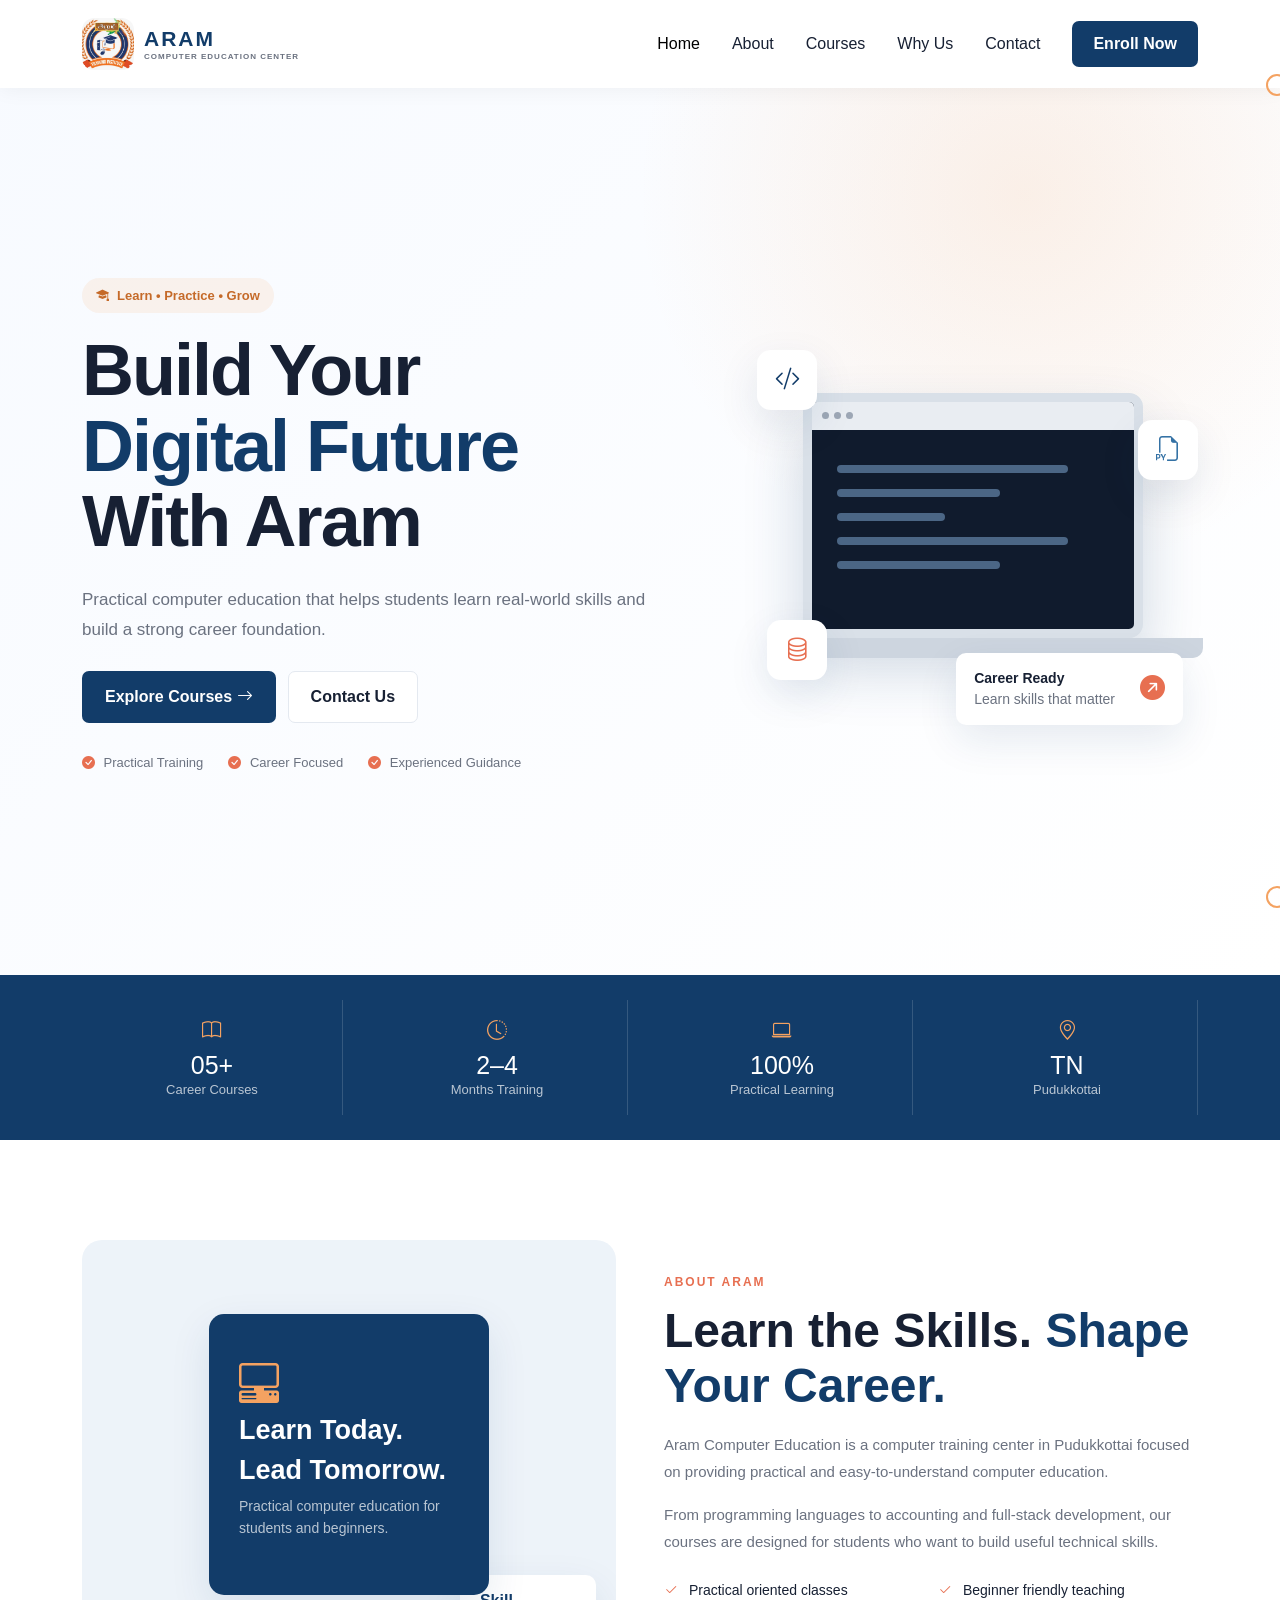
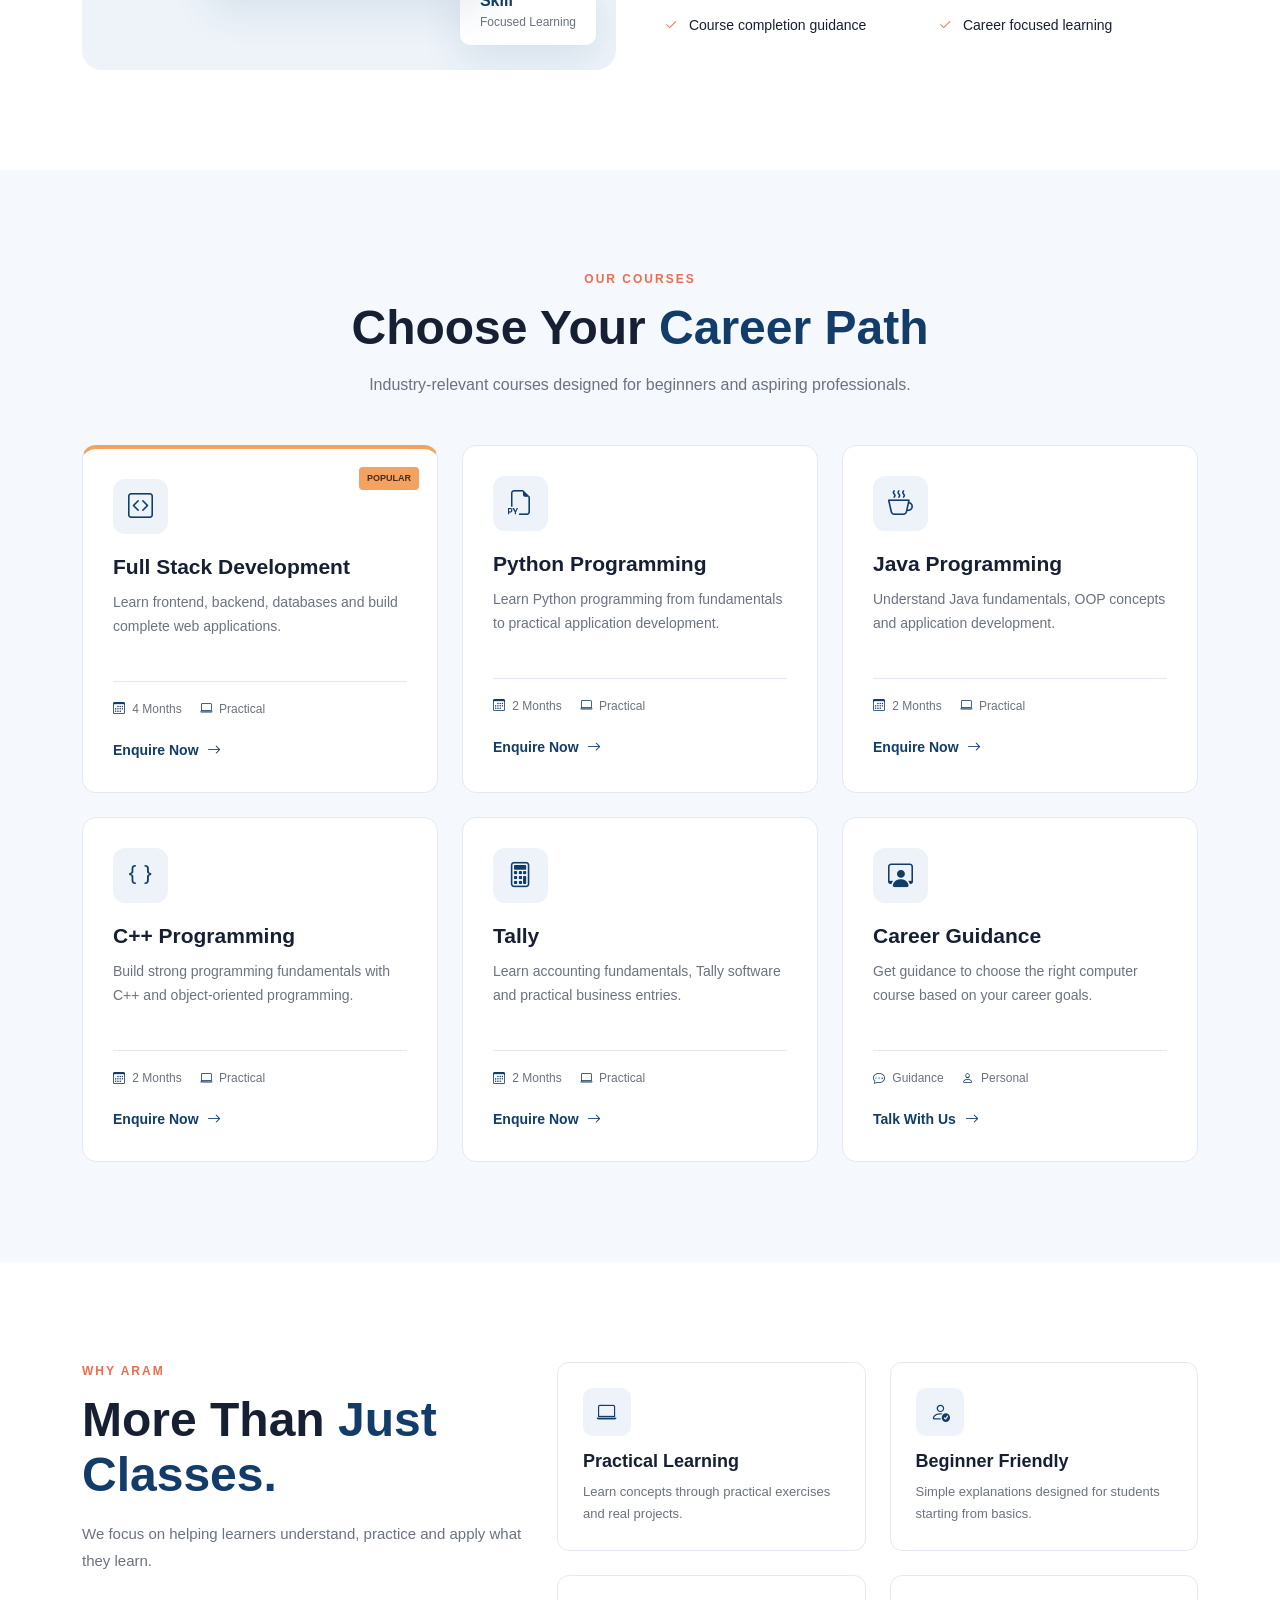
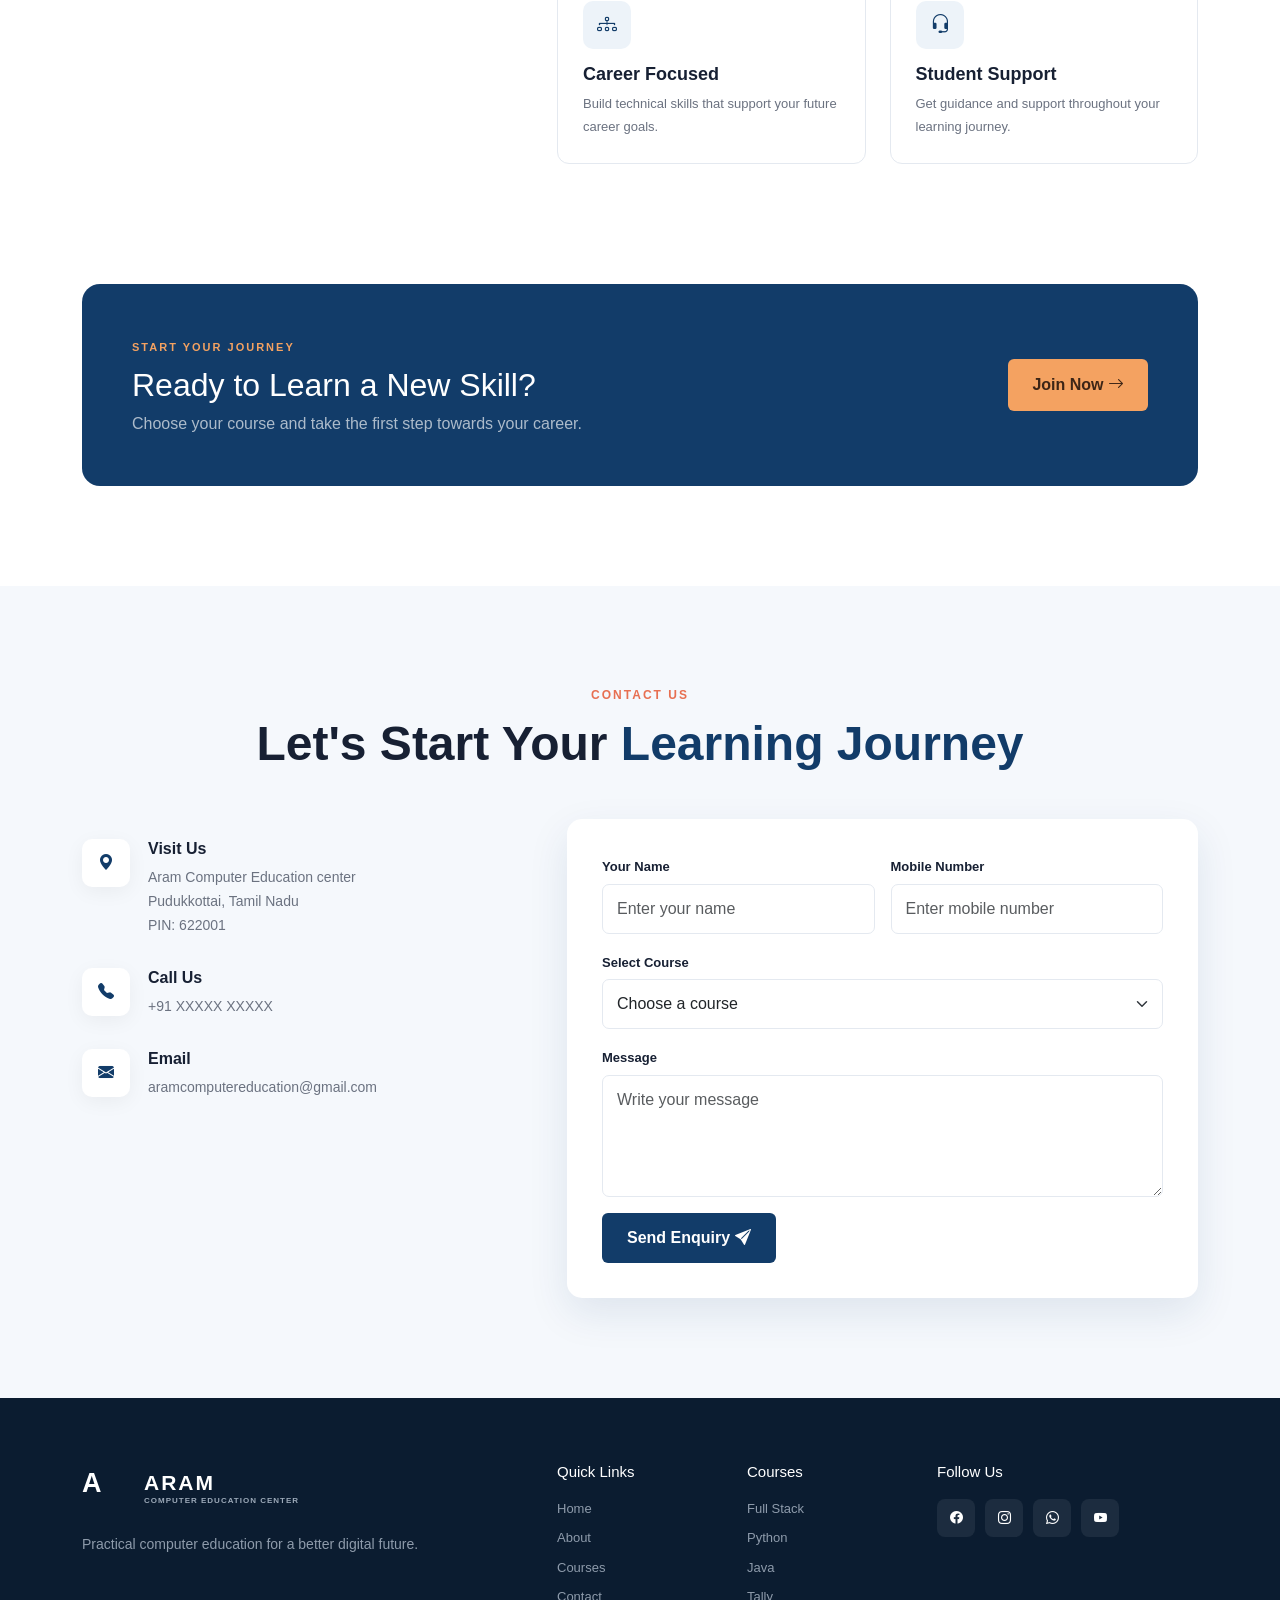
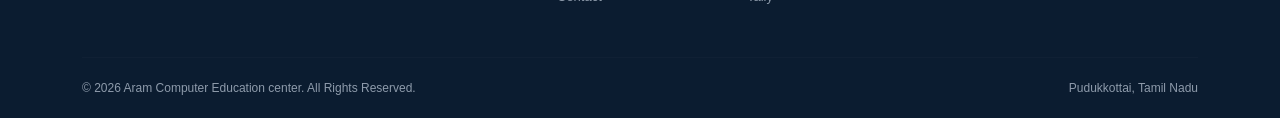
<file: index.html>
<!DOCTYPE html>
<html lang="en">
<head>
    <meta charset="UTF-8">
    <meta name="viewport" content="width=device-width, initial-scale=1.0">

    <title>Aram Computer Education Center | Computer Courses in Pudukkottai</title>

    <meta name="description"
        content="Aram Computer Education, Pudukkottai offers Full Stack Development, Python, C++, Java and Tally courses with practical training.">

    <link href="https://cdn.jsdelivr.net/npm/bootstrap@5.3.3/dist/css/bootstrap.min.css" rel="stylesheet">

    <link rel="stylesheet"
        href="https://cdn.jsdelivr.net/npm/bootstrap-icons@1.11.3/font/bootstrap-icons.min.css">

    <link rel="stylesheet" href="style.css">
    <link rel="icon" type="image/x-icon" href="images/aramlogo.jpeg">
</head>

<body>

<!-- ================= NAVBAR ================= -->

<nav class="navbar navbar-expand-lg fixed-top">
    <div class="container">

        <a class="navbar-brand" href="#home">

            <div class="brand-logo">
                <span><img src="images/aramlogo.jpeg" alt="logo"></span>
            </div>

            <div class="brand-text">
                <strong>ARAM</strong>
                <small>COMPUTER EDUCATION CENTER</small>
            </div>

        </a>

        <button class="navbar-toggler" type="button"
            data-bs-toggle="collapse"
            data-bs-target="#mainNav">

            <i class="bi bi-list"></i>

        </button>

        <div class="collapse navbar-collapse" id="mainNav">

            <ul class="navbar-nav ms-auto align-items-lg-center">

                <li class="nav-item">
                    <a class="nav-link active" href="#home">Home</a>
                </li>

                <li class="nav-item">
                    <a class="nav-link" href="#about">About</a>
                </li>

                <li class="nav-item">
                    <a class="nav-link" href="#courses">Courses</a>
                </li>

                <li class="nav-item">
                    <a class="nav-link" href="#why-us">Why Us</a>
                </li>

                <li class="nav-item">
                    <a class="nav-link" href="#contact">Contact</a>
                </li>

                <li class="nav-item ms-lg-3">
                    <a href="#contact" class="btn enroll-btn">
                        Enroll Now
                    </a>
                </li>

            </ul>

        </div>

    </div>
</nav>


<!-- ================= HERO ================= -->

<section id="home" class="hero">

    <div class="container">

        <div class="row align-items-center min-vh-100">

            <div class="col-lg-7">

                <div class="hero-badge">
                    <i class="bi bi-mortarboard-fill"></i>
                    Learn • Practice • Grow
                </div>

                <h1>
                    Build Your
                    <span>Digital Future</span>
                    With Aram
                </h1>

                <p class="hero-text">
                    Practical computer education that helps students
                    learn real-world skills and build a strong career
                    foundation.
                </p>

                <div class="hero-buttons">

                    <a href="#courses" class="btn primary-btn">
                        Explore Courses
                        <i class="bi bi-arrow-right"></i>
                    </a>

                    <a href="#contact" class="btn secondary-btn">
                        Contact Us
                    </a>

                </div>

                <div class="hero-info">

                    <div>
                        <i class="bi bi-check-circle-fill"></i>
                        Practical Training
                    </div>

                    <div>
                        <i class="bi bi-check-circle-fill"></i>
                        Career Focused
                    </div>

                    <div>
                        <i class="bi bi-check-circle-fill"></i>
                        Experienced Guidance
                    </div>

                </div>

            </div>


            <div class="col-lg-5">

                <div class="hero-card">

                    <div class="floating-icon icon-one">
                        <i class="bi bi-code-slash"></i>
                    </div>

                    <div class="floating-icon icon-two">
                        <i class="bi bi-filetype-py"></i>
                    </div>

                    <div class="floating-icon icon-three">
                        <i class="bi bi-database"></i>
                    </div>

                    <div class="computer-box">

                        <div class="screen">

                            <div class="screen-top">
                                <span></span>
                                <span></span>
                                <span></span>
                            </div>

                            <div class="code-lines">

                                <div class="line long"></div>
                                <div class="line medium"></div>
                                <div class="line short"></div>
                                <div class="line long"></div>
                                <div class="line medium"></div>

                            </div>

                        </div>

                        <div class="keyboard"></div>

                    </div>

                    <div class="hero-card-bottom">

                        <div>
                            <strong>Career Ready</strong>
                            <small>Learn skills that matter</small>
                        </div>

                        <i class="bi bi-arrow-up-right-circle-fill"></i>

                    </div>

                </div>

            </div>

        </div>

    </div>

</section>


<!-- ================= STATS ================= -->

<section class="stats-section">

    <div class="container">

        <div class="row text-center">

            <div class="col-6 col-lg-3">
                <div class="stat-box">
                    <i class="bi bi-book"></i>
                    <h3>05+</h3>
                    <p>Career Courses</p>
                </div>
            </div>

            <div class="col-6 col-lg-3">
                <div class="stat-box">
                    <i class="bi bi-clock-history"></i>
                    <h3>2–4</h3>
                    <p>Months Training</p>
                </div>
            </div>

            <div class="col-6 col-lg-3">
                <div class="stat-box">
                    <i class="bi bi-laptop"></i>
                    <h3>100%</h3>
                    <p>Practical Learning</p>
                </div>
            </div>

            <div class="col-6 col-lg-3">
                <div class="stat-box">
                    <i class="bi bi-geo-alt"></i>
                    <h3>TN</h3>
                    <p>Pudukkottai</p>
                </div>
            </div>

        </div>

    </div>

</section>


<!-- ================= ABOUT ================= -->

<section id="about" class="section-padding">

    <div class="container">

        <div class="row align-items-center g-5">

            <div class="col-lg-6">

                <div class="about-image">

                    <div class="about-main-card">

                        <i class="bi bi-pc-display-horizontal"></i>

                        <h3>Learn Today.</h3>
                        <h3>Lead Tomorrow.</h3>

                        <p>
                            Practical computer education for
                            students and beginners.
                        </p>

                    </div>

                    <div class="experience-card">
                        <strong>Skill</strong>
                        <span>Focused Learning</span>
                    </div>

                </div>

            </div>


            <div class="col-lg-6">

                <div class="section-label">
                    ABOUT ARAM
                </div>

                <h2 class="section-title">
                    Learn the Skills.
                    <span>Shape Your Career.</span>
                </h2>

                <p class="section-text">
                    Aram Computer Education is a computer training
                    center in Pudukkottai focused on providing
                    practical and easy-to-understand computer
                    education.
                </p>

                <p class="section-text">
                    From programming languages to accounting and
                    full-stack development, our courses are designed
                    for students who want to build useful technical
                    skills.
                </p>

                <div class="about-points">

                    <div>
                        <i class="bi bi-check2"></i>
                        Practical oriented classes
                    </div>

                    <div>
                        <i class="bi bi-check2"></i>
                        Beginner friendly teaching
                    </div>

                    <div>
                        <i class="bi bi-check2"></i>
                        Course completion guidance
                    </div>

                    <div>
                        <i class="bi bi-check2"></i>
                        Career focused learning
                    </div>

                </div>

            </div>

        </div>

    </div>

</section>


<!-- ================= COURSES ================= -->

<section id="courses" class="courses-section section-padding">

    <div class="container">

        <div class="text-center mb-5">

            <div class="section-label">
                OUR COURSES
            </div>

            <h2 class="section-title">
                Choose Your
                <span>Career Path</span>
            </h2>

            <p class="section-subtitle">
                Industry-relevant courses designed for beginners
                and aspiring professionals.
            </p>

        </div>


        <div class="row g-4">


            <!-- FULL STACK -->

            <div class="col-md-6 col-lg-4">

                <div class="course-card featured-course">

                    <div class="course-icon">
                        <i class="bi bi-code-square"></i>
                    </div>

                    <span class="popular-badge">
                        POPULAR
                    </span>

                    <h3>Full Stack Development</h3>

                    <p>
                        Learn frontend, backend, databases and
                        build complete web applications.
                    </p>

                    <div class="course-details">

                        <span>
                            <i class="bi bi-calendar3"></i>
                            4 Months
                        </span>

                        <span>
                            <i class="bi bi-laptop"></i>
                            Practical
                        </span>

                    </div>

                    <a href="#contact" class="course-link">
                        Enquire Now
                        <i class="bi bi-arrow-right"></i>
                    </a>

                </div>

            </div>


            <!-- PYTHON -->

            <div class="col-md-6 col-lg-4">

                <div class="course-card">

                    <div class="course-icon">
                        <i class="bi bi-filetype-py"></i>
                    </div>

                    <h3>Python Programming</h3>

                    <p>
                        Learn Python programming from fundamentals
                        to practical application development.
                    </p>

                    <div class="course-details">

                        <span>
                            <i class="bi bi-calendar3"></i>
                            2 Months
                        </span>

                        <span>
                            <i class="bi bi-laptop"></i>
                            Practical
                        </span>

                    </div>

                    <a href="#contact" class="course-link">
                        Enquire Now
                        <i class="bi bi-arrow-right"></i>
                    </a>

                </div>

            </div>


            <!-- JAVA -->

            <div class="col-md-6 col-lg-4">

                <div class="course-card">

                    <div class="course-icon">
                        <i class="bi bi-cup-hot"></i>
                    </div>

                    <h3>Java Programming</h3>

                    <p>
                        Understand Java fundamentals, OOP concepts
                        and application development.
                    </p>

                    <div class="course-details">

                        <span>
                            <i class="bi bi-calendar3"></i>
                            2 Months
                        </span>

                        <span>
                            <i class="bi bi-laptop"></i>
                            Practical
                        </span>

                    </div>

                    <a href="#contact" class="course-link">
                        Enquire Now
                        <i class="bi bi-arrow-right"></i>
                    </a>

                </div>

            </div>


            <!-- C++ -->

            <div class="col-md-6 col-lg-4">

                <div class="course-card">

                    <div class="course-icon">
                        <i class="bi bi-braces"></i>
                    </div>

                    <h3>C++ Programming</h3>

                    <p>
                        Build strong programming fundamentals with
                        C++ and object-oriented programming.
                    </p>

                    <div class="course-details">

                        <span>
                            <i class="bi bi-calendar3"></i>
                            2 Months
                        </span>

                        <span>
                            <i class="bi bi-laptop"></i>
                            Practical
                        </span>

                    </div>

                    <a href="#contact" class="course-link">
                        Enquire Now
                        <i class="bi bi-arrow-right"></i>
                    </a>

                </div>

            </div>


            <!-- TALLY -->

            <div class="col-md-6 col-lg-4">

                <div class="course-card">

                    <div class="course-icon">
                        <i class="bi bi-calculator"></i>
                    </div>

                    <h3>Tally</h3>

                    <p>
                        Learn accounting fundamentals, Tally
                        software and practical business entries.
                    </p>

                    <div class="course-details">

                        <span>
                            <i class="bi bi-calendar3"></i>
                            2 Months
                        </span>

                        <span>
                            <i class="bi bi-laptop"></i>
                            Practical
                        </span>

                    </div>

                    <a href="#contact" class="course-link">
                        Enquire Now
                        <i class="bi bi-arrow-right"></i>
                    </a>

                </div>

            </div>


            <!-- CUSTOM -->

            <div class="col-md-6 col-lg-4">

                <div class="course-card custom-course">

                    <div class="course-icon">
                        <i class="bi bi-person-workspace"></i>
                    </div>

                    <h3>Career Guidance</h3>

                    <p>
                        Get guidance to choose the right computer
                        course based on your career goals.
                    </p>

                    <div class="course-details">

                        <span>
                            <i class="bi bi-chat-dots"></i>
                            Guidance
                        </span>

                        <span>
                            <i class="bi bi-person"></i>
                            Personal
                        </span>

                    </div>

                    <a href="#contact" class="course-link">
                        Talk With Us
                        <i class="bi bi-arrow-right"></i>
                    </a>

                </div>

            </div>

        </div>

    </div>

</section>


<!-- ================= WHY US ================= -->

<section id="why-us" class="section-padding">

    <div class="container">

        <div class="row">

            <div class="col-lg-5">

                <div class="section-label">
                    WHY ARAM
                </div>

                <h2 class="section-title">
                    More Than
                    <span>Just Classes.</span>
                </h2>

                <p class="section-text">
                    We focus on helping learners understand,
                    practice and apply what they learn.
                </p>

            </div>


            <div class="col-lg-7">

                <div class="row g-4">

                    <div class="col-md-6">

                        <div class="why-card">

                            <div class="why-icon">
                                <i class="bi bi-laptop"></i>
                            </div>

                            <h4>Practical Learning</h4>

                            <p>
                                Learn concepts through practical
                                exercises and real projects.
                            </p>

                        </div>

                    </div>


                    <div class="col-md-6">

                        <div class="why-card">

                            <div class="why-icon">
                                <i class="bi bi-person-check"></i>
                            </div>

                            <h4>Beginner Friendly</h4>

                            <p>
                                Simple explanations designed for
                                students starting from basics.
                            </p>

                        </div>

                    </div>


                    <div class="col-md-6">

                        <div class="why-card">

                            <div class="why-icon">
                                <i class="bi bi-diagram-3"></i>
                            </div>

                            <h4>Career Focused</h4>

                            <p>
                                Build technical skills that support
                                your future career goals.
                            </p>

                        </div>

                    </div>


                    <div class="col-md-6">

                        <div class="why-card">

                            <div class="why-icon">
                                <i class="bi bi-headset"></i>
                            </div>

                            <h4>Student Support</h4>

                            <p>
                                Get guidance and support throughout
                                your learning journey.
                            </p>

                        </div>

                    </div>

                </div>

            </div>

        </div>

    </div>

</section>


<!-- ================= CTA ================= -->

<section class="cta-section">

    <div class="container">

        <div class="cta-box">

            <div>

                <span>START YOUR JOURNEY</span>

                <h2>
                    Ready to Learn a New Skill?
                </h2>

                <p>
                    Choose your course and take the first step
                    towards your career.
                </p>

            </div>

            <a href="#contact" class="btn cta-btn">
                Join Now
                <i class="bi bi-arrow-right"></i>
            </a>

        </div>

    </div>

</section>


<!-- ================= CONTACT ================= -->

<section id="contact" class="contact-section section-padding">

    <div class="container">

        <div class="text-center mb-5">

            <div class="section-label">
                CONTACT US
            </div>

            <h2 class="section-title">
                Let's Start Your
                <span>Learning Journey</span>
            </h2>

        </div>


        <div class="row g-5">

            <div class="col-lg-5">

                <div class="contact-info">

                    <div class="contact-item">

                        <div class="contact-icon">
                            <i class="bi bi-geo-alt-fill"></i>
                        </div>

                        <div>
                            <h5>Visit Us</h5>
                            <p>
                                Aram Computer Education center<br>
                                Pudukkottai, Tamil Nadu<br>
                                PIN: 622001
                            </p>
                        </div>

                    </div>


                    <div class="contact-item">

                        <div class="contact-icon">
                            <i class="bi bi-telephone-fill"></i>
                        </div>

                        <div>
                            <h5>Call Us</h5>
                            <p>
                                +91 XXXXX XXXXX
                            </p>
                        </div>

                    </div>


                    <div class="contact-item">

                        <div class="contact-icon">
                            <i class="bi bi-envelope-fill"></i>
                        </div>

                        <div>
                            <h5>Email</h5>
                            <p>
                                aramcomputereducation@gmail.com
                            </p>
                        </div>

                    </div>

                </div>

            </div>


           <div class="col-lg-7">

    <form id="enquiryForm" class="contact-form">

        <div class="row g-3">

            <div class="col-md-6">
                <label>Your Name</label>
                <input type="text"
                       name="name"
                       class="form-control"
                       placeholder="Enter your name"
                       required>
            </div>

            <div class="col-md-6">
                <label>Mobile Number</label>
                <input type="tel"
                       name="mobile"
                       class="form-control"
                       placeholder="Enter mobile number"
                       required>
            </div>

            <div class="col-12">
                <label>Select Course</label>

                <select name="course"
                        class="form-select"
                        required>

                    <option value="">Choose a course</option>

                    <option>Full Stack Development</option>
                    <option>Python Programming</option>
                    <option>Java Programming</option>
                    <option>C++ Programming</option>
                    <option>Tally</option>

                </select>
            </div>

            <div class="col-12">
                <label>Message</label>

                <textarea name="message"
                          class="form-control"
                          rows="4"
                          placeholder="Write your message"></textarea>
            </div>

            <div class="col-12">

                <button type="submit"
                        class="btn submit-btn">

                    Send Enquiry
                    <i class="bi bi-send-fill"></i>

                </button>

            </div>

        </div>

    </form>

</div>
        </div>

    </div>

</section>


<!-- ================= FOOTER ================= -->

<footer>

    <div class="container">

        <div class="row g-4">

            <div class="col-lg-5">

                <div class="footer-brand">

                    <div class="brand-logo">
                        <span>A</span>
                    </div>

                    <div class="brand-text">
                        <strong>ARAM</strong>
                        <small>COMPUTER EDUCATION CENTER</small>
                    </div>

                </div>

                <p>
                    Practical computer education for a better
                    digital future.
                </p>

            </div>


            <div class="col-6 col-lg-2">

                <h5>Quick Links</h5>

                <a href="#home">Home</a>
                <a href="#about">About</a>
                <a href="#courses">Courses</a>
                <a href="#contact">Contact</a>

            </div>


            <div class="col-6 col-lg-2">

                <h5>Courses</h5>

                <a href="#courses">Full Stack</a>
                <a href="#courses">Python</a>
                <a href="#courses">Java</a>
                <a href="#courses">Tally</a>

            </div>


            <div class="col-lg-3">

                <h5>Follow Us</h5>

                <div class="social-links">

                    <a href="#">
                        <i class="bi bi-facebook"></i>
                    </a>

                    <a href="#">
                        <i class="bi bi-instagram"></i>
                    </a>

                    <a href="#">
                        <i class="bi bi-whatsapp"></i>
                    </a>

                    <a href="#">
                        <i class="bi bi-youtube"></i>
                    </a>

                </div>

            </div>

        </div>


        <hr>

        <div class="footer-bottom">

            <p>
                © <span id="year"></span>
                Aram Computer Education center. All Rights Reserved.
            </p>

            <p>
                Pudukkottai, Tamil Nadu
            </p>

        </div>

    </div>

</footer>


<!-- ================= BACK TO TOP ================= -->

<button id="backToTop">
    <i class="bi bi-arrow-up"></i>
</button>


<script src="https://cdn.jsdelivr.net/npm/bootstrap@5.3.3/dist/js/bootstrap.bundle.min.js"></script>

<script src="script.js"></script>

</body>
</html>
</file>
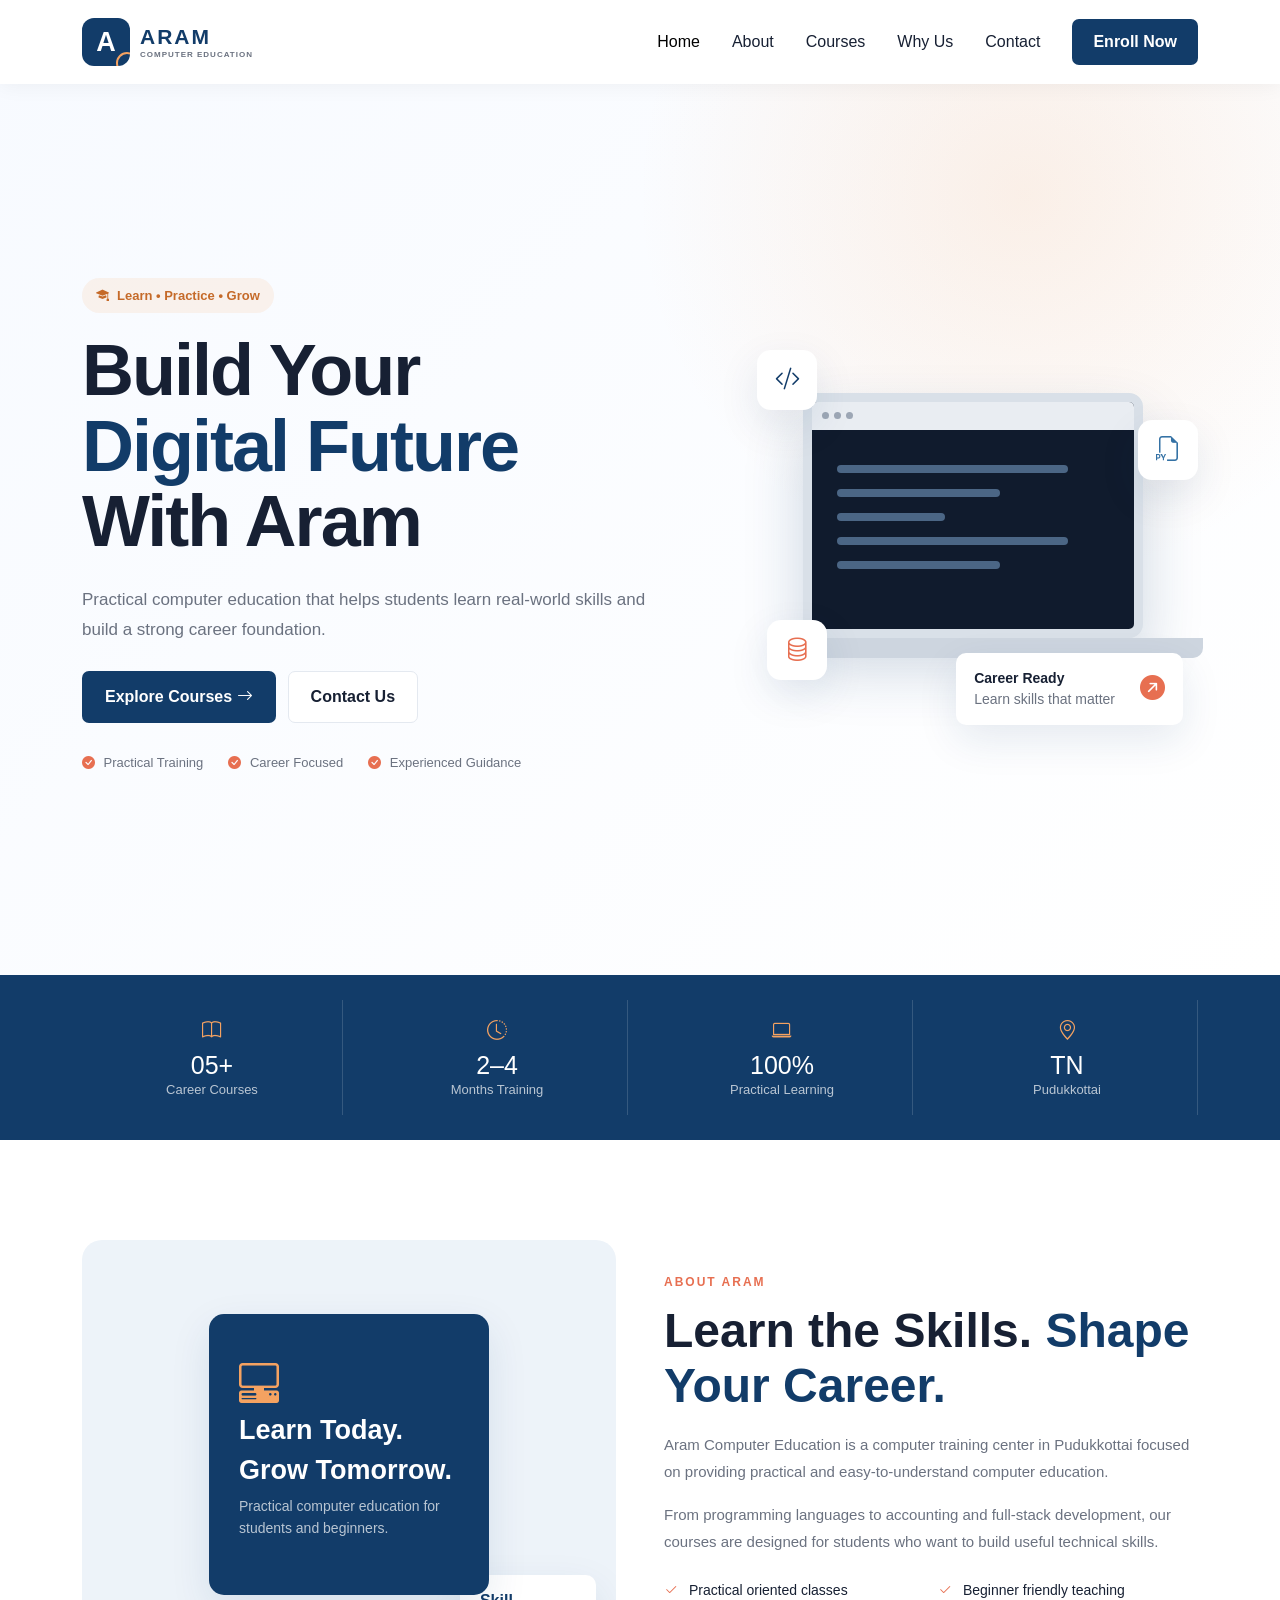
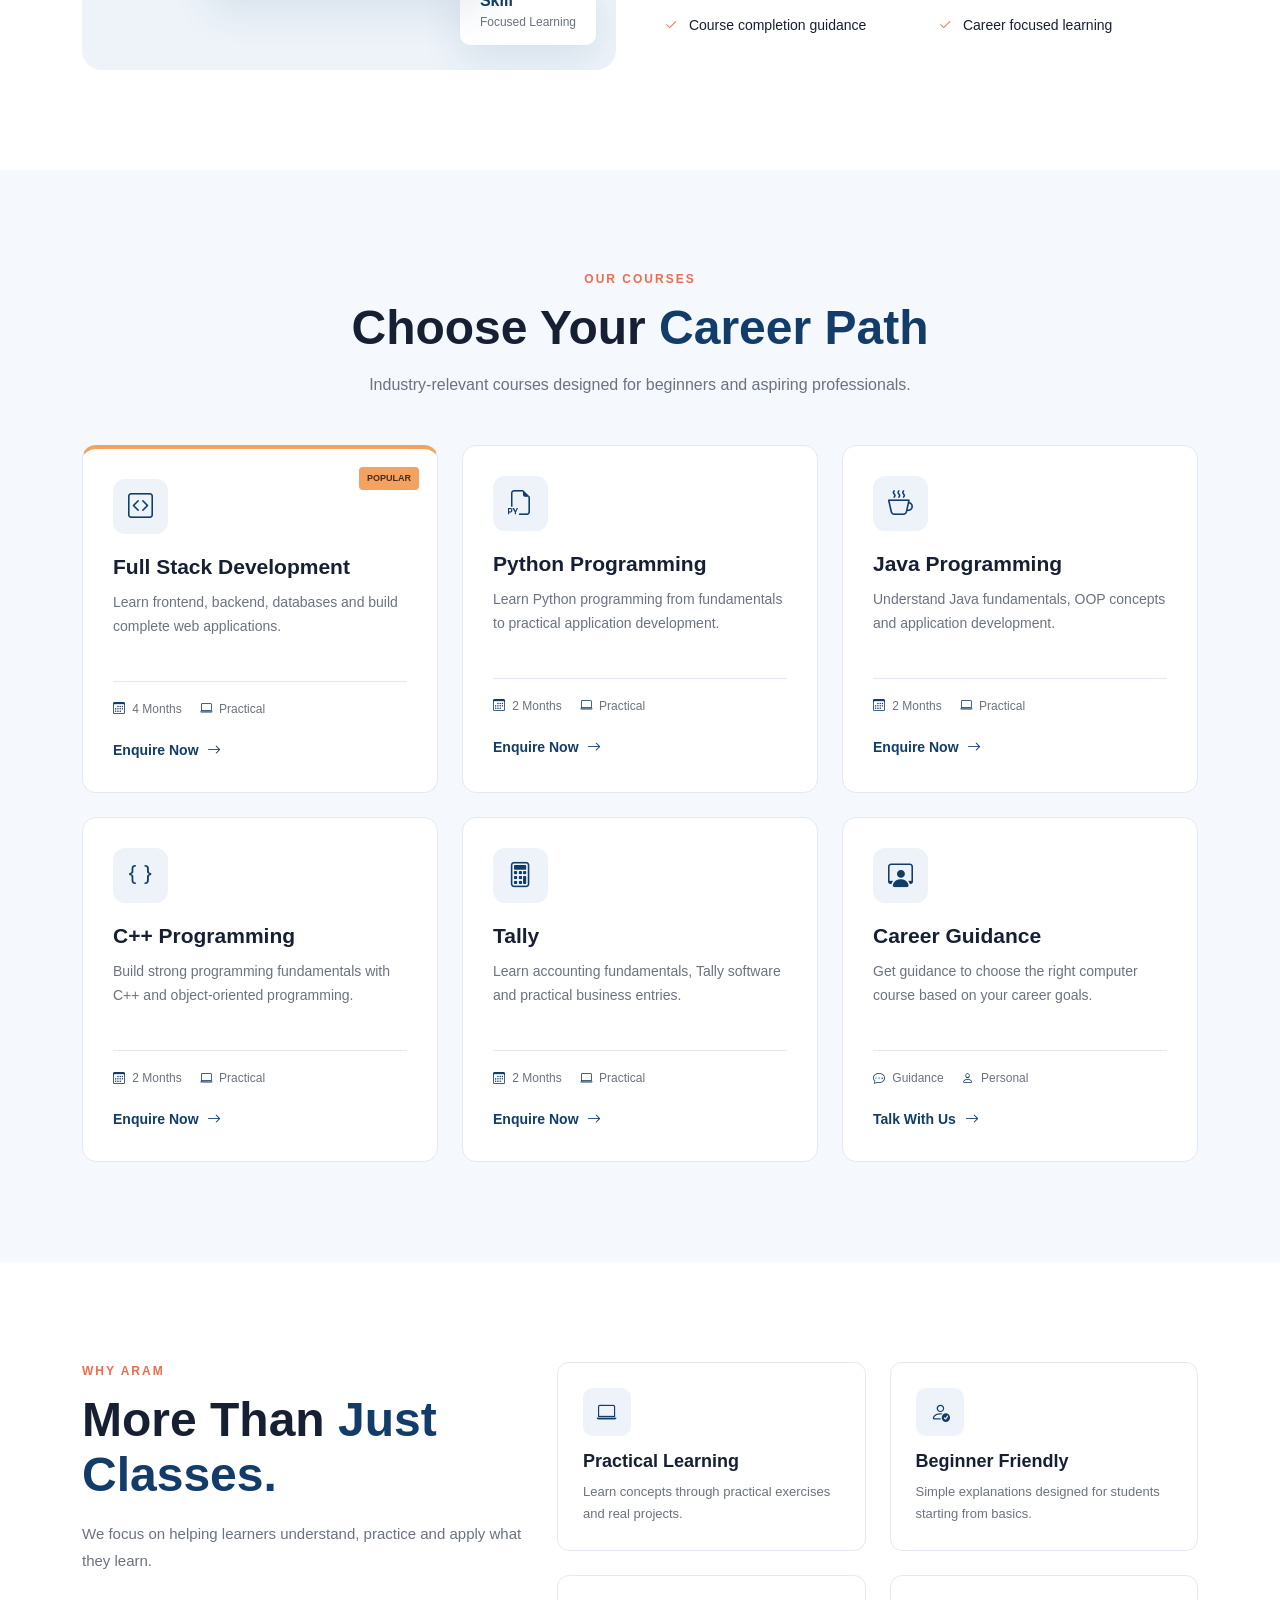
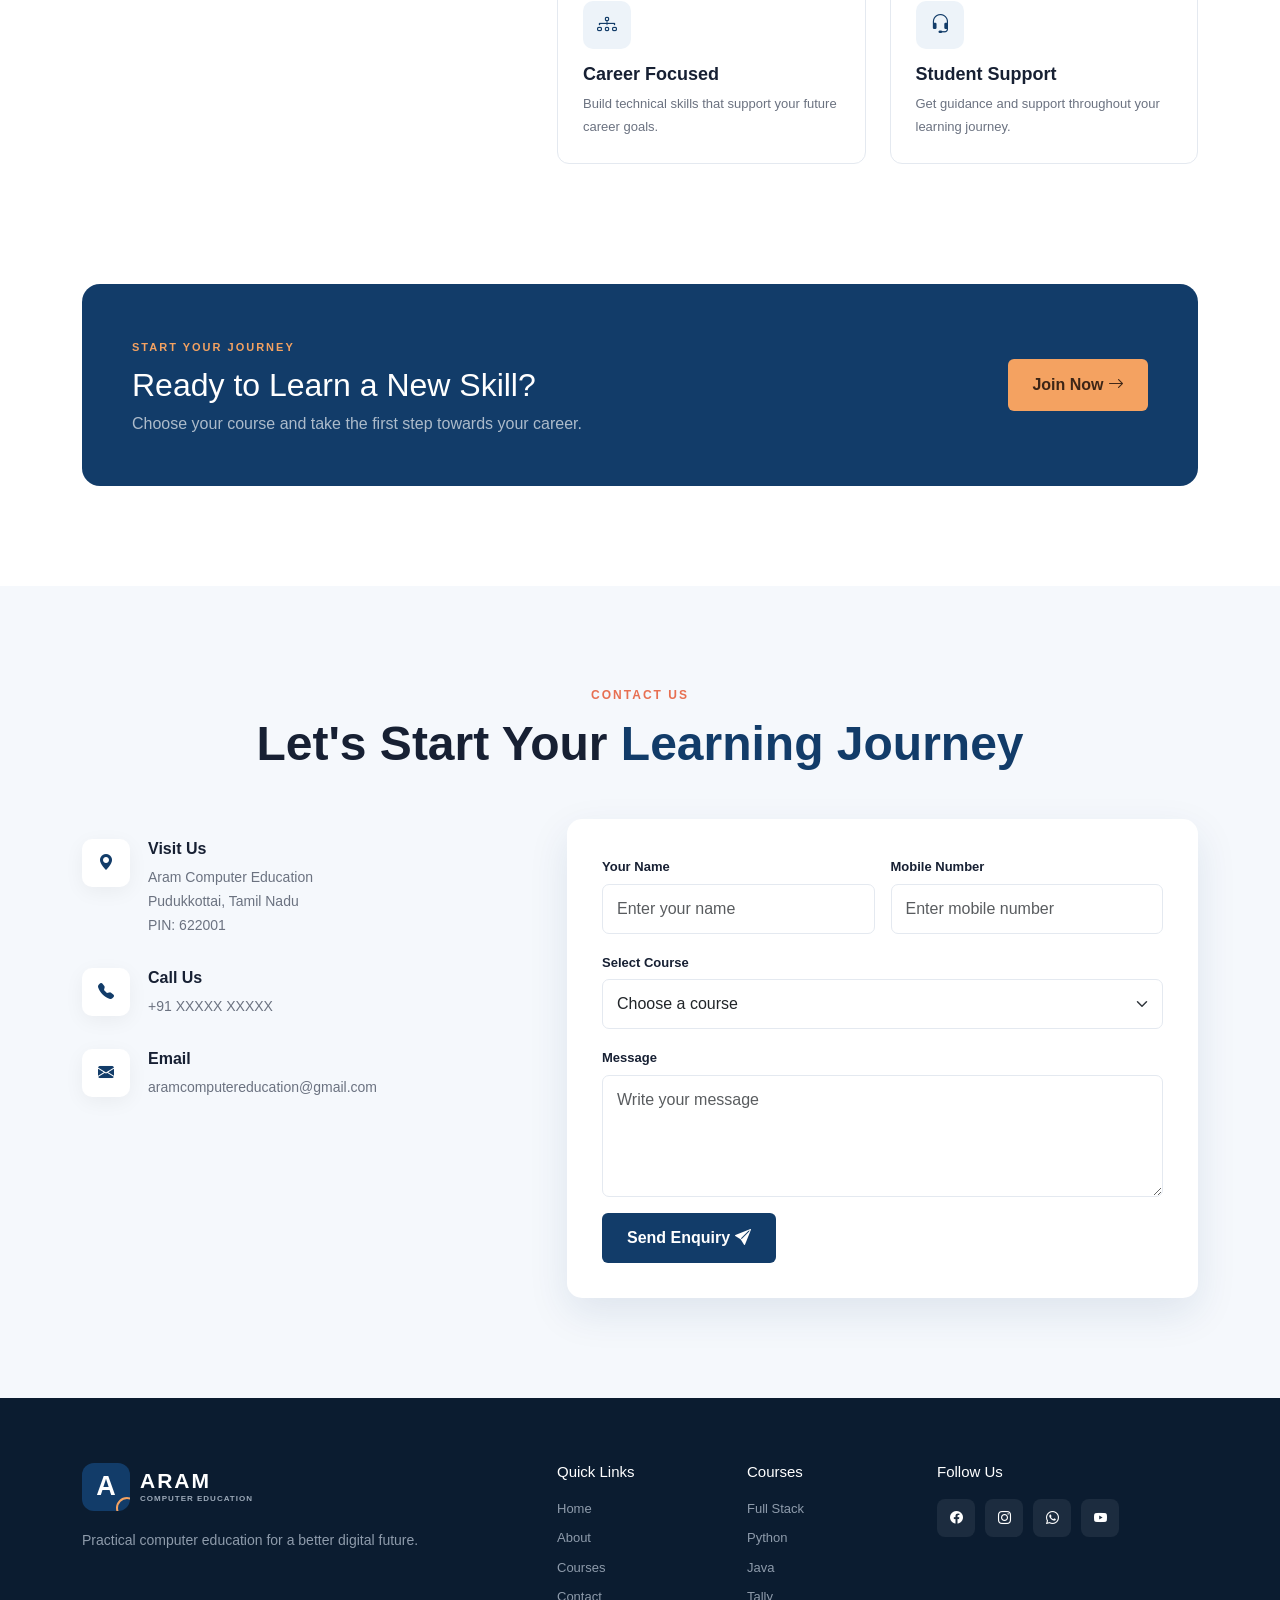
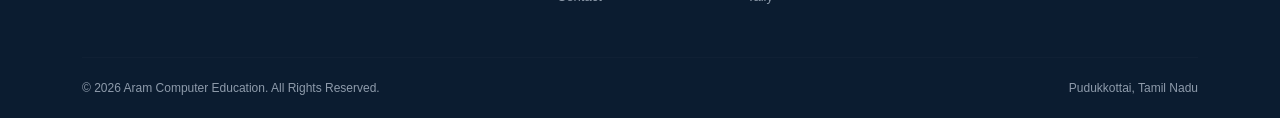
<file: Aram Com Ed/index.html>
<!DOCTYPE html>
<html lang="en">
<head>
    <meta charset="UTF-8">
    <meta name="viewport" content="width=device-width, initial-scale=1.0">

    <title>Aram Computer Education | Computer Courses in Pudukkottai</title>

    <meta name="description"
        content="Aram Computer Education, Pudukkottai offers Full Stack Development, Python, C++, Java and Tally courses with practical training.">

    <link href="https://cdn.jsdelivr.net/npm/bootstrap@5.3.3/dist/css/bootstrap.min.css" rel="stylesheet">

    <link rel="stylesheet"
        href="https://cdn.jsdelivr.net/npm/bootstrap-icons@1.11.3/font/bootstrap-icons.min.css">

    <link rel="stylesheet" href="style.css">
</head>

<body>

<!-- ================= NAVBAR ================= -->

<nav class="navbar navbar-expand-lg fixed-top">
    <div class="container">

        <a class="navbar-brand" href="#home">

            <div class="brand-logo">
                <span>A</span>
            </div>

            <div class="brand-text">
                <strong>ARAM</strong>
                <small>COMPUTER EDUCATION</small>
            </div>

        </a>

        <button class="navbar-toggler" type="button"
            data-bs-toggle="collapse"
            data-bs-target="#mainNav">

            <i class="bi bi-list"></i>

        </button>

        <div class="collapse navbar-collapse" id="mainNav">

            <ul class="navbar-nav ms-auto align-items-lg-center">

                <li class="nav-item">
                    <a class="nav-link active" href="#home">Home</a>
                </li>

                <li class="nav-item">
                    <a class="nav-link" href="#about">About</a>
                </li>

                <li class="nav-item">
                    <a class="nav-link" href="#courses">Courses</a>
                </li>

                <li class="nav-item">
                    <a class="nav-link" href="#why-us">Why Us</a>
                </li>

                <li class="nav-item">
                    <a class="nav-link" href="#contact">Contact</a>
                </li>

                <li class="nav-item ms-lg-3">
                    <a href="#contact" class="btn enroll-btn">
                        Enroll Now
                    </a>
                </li>

            </ul>

        </div>

    </div>
</nav>


<!-- ================= HERO ================= -->

<section id="home" class="hero">

    <div class="container">

        <div class="row align-items-center min-vh-100">

            <div class="col-lg-7">

                <div class="hero-badge">
                    <i class="bi bi-mortarboard-fill"></i>
                    Learn • Practice • Grow
                </div>

                <h1>
                    Build Your
                    <span>Digital Future</span>
                    With Aram
                </h1>

                <p class="hero-text">
                    Practical computer education that helps students
                    learn real-world skills and build a strong career
                    foundation.
                </p>

                <div class="hero-buttons">

                    <a href="#courses" class="btn primary-btn">
                        Explore Courses
                        <i class="bi bi-arrow-right"></i>
                    </a>

                    <a href="#contact" class="btn secondary-btn">
                        Contact Us
                    </a>

                </div>

                <div class="hero-info">

                    <div>
                        <i class="bi bi-check-circle-fill"></i>
                        Practical Training
                    </div>

                    <div>
                        <i class="bi bi-check-circle-fill"></i>
                        Career Focused
                    </div>

                    <div>
                        <i class="bi bi-check-circle-fill"></i>
                        Experienced Guidance
                    </div>

                </div>

            </div>


            <div class="col-lg-5">

                <div class="hero-card">

                    <div class="floating-icon icon-one">
                        <i class="bi bi-code-slash"></i>
                    </div>

                    <div class="floating-icon icon-two">
                        <i class="bi bi-filetype-py"></i>
                    </div>

                    <div class="floating-icon icon-three">
                        <i class="bi bi-database"></i>
                    </div>

                    <div class="computer-box">

                        <div class="screen">

                            <div class="screen-top">
                                <span></span>
                                <span></span>
                                <span></span>
                            </div>

                            <div class="code-lines">

                                <div class="line long"></div>
                                <div class="line medium"></div>
                                <div class="line short"></div>
                                <div class="line long"></div>
                                <div class="line medium"></div>

                            </div>

                        </div>

                        <div class="keyboard"></div>

                    </div>

                    <div class="hero-card-bottom">

                        <div>
                            <strong>Career Ready</strong>
                            <small>Learn skills that matter</small>
                        </div>

                        <i class="bi bi-arrow-up-right-circle-fill"></i>

                    </div>

                </div>

            </div>

        </div>

    </div>

</section>


<!-- ================= STATS ================= -->

<section class="stats-section">

    <div class="container">

        <div class="row text-center">

            <div class="col-6 col-lg-3">
                <div class="stat-box">
                    <i class="bi bi-book"></i>
                    <h3>05+</h3>
                    <p>Career Courses</p>
                </div>
            </div>

            <div class="col-6 col-lg-3">
                <div class="stat-box">
                    <i class="bi bi-clock-history"></i>
                    <h3>2–4</h3>
                    <p>Months Training</p>
                </div>
            </div>

            <div class="col-6 col-lg-3">
                <div class="stat-box">
                    <i class="bi bi-laptop"></i>
                    <h3>100%</h3>
                    <p>Practical Learning</p>
                </div>
            </div>

            <div class="col-6 col-lg-3">
                <div class="stat-box">
                    <i class="bi bi-geo-alt"></i>
                    <h3>TN</h3>
                    <p>Pudukkottai</p>
                </div>
            </div>

        </div>

    </div>

</section>


<!-- ================= ABOUT ================= -->

<section id="about" class="section-padding">

    <div class="container">

        <div class="row align-items-center g-5">

            <div class="col-lg-6">

                <div class="about-image">

                    <div class="about-main-card">

                        <i class="bi bi-pc-display-horizontal"></i>

                        <h3>Learn Today.</h3>
                        <h3>Grow Tomorrow.</h3>

                        <p>
                            Practical computer education for
                            students and beginners.
                        </p>

                    </div>

                    <div class="experience-card">
                        <strong>Skill</strong>
                        <span>Focused Learning</span>
                    </div>

                </div>

            </div>


            <div class="col-lg-6">

                <div class="section-label">
                    ABOUT ARAM
                </div>

                <h2 class="section-title">
                    Learn the Skills.
                    <span>Shape Your Career.</span>
                </h2>

                <p class="section-text">
                    Aram Computer Education is a computer training
                    center in Pudukkottai focused on providing
                    practical and easy-to-understand computer
                    education.
                </p>

                <p class="section-text">
                    From programming languages to accounting and
                    full-stack development, our courses are designed
                    for students who want to build useful technical
                    skills.
                </p>

                <div class="about-points">

                    <div>
                        <i class="bi bi-check2"></i>
                        Practical oriented classes
                    </div>

                    <div>
                        <i class="bi bi-check2"></i>
                        Beginner friendly teaching
                    </div>

                    <div>
                        <i class="bi bi-check2"></i>
                        Course completion guidance
                    </div>

                    <div>
                        <i class="bi bi-check2"></i>
                        Career focused learning
                    </div>

                </div>

            </div>

        </div>

    </div>

</section>


<!-- ================= COURSES ================= -->

<section id="courses" class="courses-section section-padding">

    <div class="container">

        <div class="text-center mb-5">

            <div class="section-label">
                OUR COURSES
            </div>

            <h2 class="section-title">
                Choose Your
                <span>Career Path</span>
            </h2>

            <p class="section-subtitle">
                Industry-relevant courses designed for beginners
                and aspiring professionals.
            </p>

        </div>


        <div class="row g-4">


            <!-- FULL STACK -->

            <div class="col-md-6 col-lg-4">

                <div class="course-card featured-course">

                    <div class="course-icon">
                        <i class="bi bi-code-square"></i>
                    </div>

                    <span class="popular-badge">
                        POPULAR
                    </span>

                    <h3>Full Stack Development</h3>

                    <p>
                        Learn frontend, backend, databases and
                        build complete web applications.
                    </p>

                    <div class="course-details">

                        <span>
                            <i class="bi bi-calendar3"></i>
                            4 Months
                        </span>

                        <span>
                            <i class="bi bi-laptop"></i>
                            Practical
                        </span>

                    </div>

                    <a href="#contact" class="course-link">
                        Enquire Now
                        <i class="bi bi-arrow-right"></i>
                    </a>

                </div>

            </div>


            <!-- PYTHON -->

            <div class="col-md-6 col-lg-4">

                <div class="course-card">

                    <div class="course-icon">
                        <i class="bi bi-filetype-py"></i>
                    </div>

                    <h3>Python Programming</h3>

                    <p>
                        Learn Python programming from fundamentals
                        to practical application development.
                    </p>

                    <div class="course-details">

                        <span>
                            <i class="bi bi-calendar3"></i>
                            2 Months
                        </span>

                        <span>
                            <i class="bi bi-laptop"></i>
                            Practical
                        </span>

                    </div>

                    <a href="#contact" class="course-link">
                        Enquire Now
                        <i class="bi bi-arrow-right"></i>
                    </a>

                </div>

            </div>


            <!-- JAVA -->

            <div class="col-md-6 col-lg-4">

                <div class="course-card">

                    <div class="course-icon">
                        <i class="bi bi-cup-hot"></i>
                    </div>

                    <h3>Java Programming</h3>

                    <p>
                        Understand Java fundamentals, OOP concepts
                        and application development.
                    </p>

                    <div class="course-details">

                        <span>
                            <i class="bi bi-calendar3"></i>
                            2 Months
                        </span>

                        <span>
                            <i class="bi bi-laptop"></i>
                            Practical
                        </span>

                    </div>

                    <a href="#contact" class="course-link">
                        Enquire Now
                        <i class="bi bi-arrow-right"></i>
                    </a>

                </div>

            </div>


            <!-- C++ -->

            <div class="col-md-6 col-lg-4">

                <div class="course-card">

                    <div class="course-icon">
                        <i class="bi bi-braces"></i>
                    </div>

                    <h3>C++ Programming</h3>

                    <p>
                        Build strong programming fundamentals with
                        C++ and object-oriented programming.
                    </p>

                    <div class="course-details">

                        <span>
                            <i class="bi bi-calendar3"></i>
                            2 Months
                        </span>

                        <span>
                            <i class="bi bi-laptop"></i>
                            Practical
                        </span>

                    </div>

                    <a href="#contact" class="course-link">
                        Enquire Now
                        <i class="bi bi-arrow-right"></i>
                    </a>

                </div>

            </div>


            <!-- TALLY -->

            <div class="col-md-6 col-lg-4">

                <div class="course-card">

                    <div class="course-icon">
                        <i class="bi bi-calculator"></i>
                    </div>

                    <h3>Tally</h3>

                    <p>
                        Learn accounting fundamentals, Tally
                        software and practical business entries.
                    </p>

                    <div class="course-details">

                        <span>
                            <i class="bi bi-calendar3"></i>
                            2 Months
                        </span>

                        <span>
                            <i class="bi bi-laptop"></i>
                            Practical
                        </span>

                    </div>

                    <a href="#contact" class="course-link">
                        Enquire Now
                        <i class="bi bi-arrow-right"></i>
                    </a>

                </div>

            </div>


            <!-- CUSTOM -->

            <div class="col-md-6 col-lg-4">

                <div class="course-card custom-course">

                    <div class="course-icon">
                        <i class="bi bi-person-workspace"></i>
                    </div>

                    <h3>Career Guidance</h3>

                    <p>
                        Get guidance to choose the right computer
                        course based on your career goals.
                    </p>

                    <div class="course-details">

                        <span>
                            <i class="bi bi-chat-dots"></i>
                            Guidance
                        </span>

                        <span>
                            <i class="bi bi-person"></i>
                            Personal
                        </span>

                    </div>

                    <a href="#contact" class="course-link">
                        Talk With Us
                        <i class="bi bi-arrow-right"></i>
                    </a>

                </div>

            </div>

        </div>

    </div>

</section>


<!-- ================= WHY US ================= -->

<section id="why-us" class="section-padding">

    <div class="container">

        <div class="row">

            <div class="col-lg-5">

                <div class="section-label">
                    WHY ARAM
                </div>

                <h2 class="section-title">
                    More Than
                    <span>Just Classes.</span>
                </h2>

                <p class="section-text">
                    We focus on helping learners understand,
                    practice and apply what they learn.
                </p>

            </div>


            <div class="col-lg-7">

                <div class="row g-4">

                    <div class="col-md-6">

                        <div class="why-card">

                            <div class="why-icon">
                                <i class="bi bi-laptop"></i>
                            </div>

                            <h4>Practical Learning</h4>

                            <p>
                                Learn concepts through practical
                                exercises and real projects.
                            </p>

                        </div>

                    </div>


                    <div class="col-md-6">

                        <div class="why-card">

                            <div class="why-icon">
                                <i class="bi bi-person-check"></i>
                            </div>

                            <h4>Beginner Friendly</h4>

                            <p>
                                Simple explanations designed for
                                students starting from basics.
                            </p>

                        </div>

                    </div>


                    <div class="col-md-6">

                        <div class="why-card">

                            <div class="why-icon">
                                <i class="bi bi-diagram-3"></i>
                            </div>

                            <h4>Career Focused</h4>

                            <p>
                                Build technical skills that support
                                your future career goals.
                            </p>

                        </div>

                    </div>


                    <div class="col-md-6">

                        <div class="why-card">

                            <div class="why-icon">
                                <i class="bi bi-headset"></i>
                            </div>

                            <h4>Student Support</h4>

                            <p>
                                Get guidance and support throughout
                                your learning journey.
                            </p>

                        </div>

                    </div>

                </div>

            </div>

        </div>

    </div>

</section>


<!-- ================= CTA ================= -->

<section class="cta-section">

    <div class="container">

        <div class="cta-box">

            <div>

                <span>START YOUR JOURNEY</span>

                <h2>
                    Ready to Learn a New Skill?
                </h2>

                <p>
                    Choose your course and take the first step
                    towards your career.
                </p>

            </div>

            <a href="#contact" class="btn cta-btn">
                Join Now
                <i class="bi bi-arrow-right"></i>
            </a>

        </div>

    </div>

</section>


<!-- ================= CONTACT ================= -->

<section id="contact" class="contact-section section-padding">

    <div class="container">

        <div class="text-center mb-5">

            <div class="section-label">
                CONTACT US
            </div>

            <h2 class="section-title">
                Let's Start Your
                <span>Learning Journey</span>
            </h2>

        </div>


        <div class="row g-5">

            <div class="col-lg-5">

                <div class="contact-info">

                    <div class="contact-item">

                        <div class="contact-icon">
                            <i class="bi bi-geo-alt-fill"></i>
                        </div>

                        <div>
                            <h5>Visit Us</h5>
                            <p>
                                Aram Computer Education<br>
                                Pudukkottai, Tamil Nadu<br>
                                PIN: 622001
                            </p>
                        </div>

                    </div>


                    <div class="contact-item">

                        <div class="contact-icon">
                            <i class="bi bi-telephone-fill"></i>
                        </div>

                        <div>
                            <h5>Call Us</h5>
                            <p>
                                +91 XXXXX XXXXX
                            </p>
                        </div>

                    </div>


                    <div class="contact-item">

                        <div class="contact-icon">
                            <i class="bi bi-envelope-fill"></i>
                        </div>

                        <div>
                            <h5>Email</h5>
                            <p>
                                aramcomputereducation@gmail.com
                            </p>
                        </div>

                    </div>

                </div>

            </div>


            <div class="col-lg-7">

                <form id="enquiryForm" class="contact-form">

                    <div class="row g-3">

                        <div class="col-md-6">

                            <label>Your Name</label>

                            <input type="text"
                                class="form-control"
                                placeholder="Enter your name"
                                required>

                        </div>


                        <div class="col-md-6">

                            <label>Mobile Number</label>

                            <input type="tel"
                                class="form-control"
                                placeholder="Enter mobile number"
                                required>

                        </div>


                        <div class="col-12">

                            <label>Select Course</label>

                            <select class="form-select" required>

                                <option value="">
                                    Choose a course
                                </option>

                                <option>
                                    Full Stack Development
                                </option>

                                <option>
                                    Python Programming
                                </option>

                                <option>
                                    Java Programming
                                </option>

                                <option>
                                    C++ Programming
                                </option>

                                <option>
                                    Tally
                                </option>

                            </select>

                        </div>


                        <div class="col-12">

                            <label>Message</label>

                            <textarea
                                class="form-control"
                                rows="4"
                                placeholder="Write your message"></textarea>

                        </div>


                        <div class="col-12">

                            <button type="submit"
                                class="btn submit-btn">

                                Send Enquiry
                                <i class="bi bi-send-fill"></i>

                            </button>

                        </div>

                    </div>

                </form>

            </div>

        </div>

    </div>

</section>


<!-- ================= FOOTER ================= -->

<footer>

    <div class="container">

        <div class="row g-4">

            <div class="col-lg-5">

                <div class="footer-brand">

                    <div class="brand-logo">
                        <span>A</span>
                    </div>

                    <div class="brand-text">
                        <strong>ARAM</strong>
                        <small>COMPUTER EDUCATION</small>
                    </div>

                </div>

                <p>
                    Practical computer education for a better
                    digital future.
                </p>

            </div>


            <div class="col-6 col-lg-2">

                <h5>Quick Links</h5>

                <a href="#home">Home</a>
                <a href="#about">About</a>
                <a href="#courses">Courses</a>
                <a href="#contact">Contact</a>

            </div>


            <div class="col-6 col-lg-2">

                <h5>Courses</h5>

                <a href="#courses">Full Stack</a>
                <a href="#courses">Python</a>
                <a href="#courses">Java</a>
                <a href="#courses">Tally</a>

            </div>


            <div class="col-lg-3">

                <h5>Follow Us</h5>

                <div class="social-links">

                    <a href="#">
                        <i class="bi bi-facebook"></i>
                    </a>

                    <a href="#">
                        <i class="bi bi-instagram"></i>
                    </a>

                    <a href="#">
                        <i class="bi bi-whatsapp"></i>
                    </a>

                    <a href="#">
                        <i class="bi bi-youtube"></i>
                    </a>

                </div>

            </div>

        </div>


        <hr>

        <div class="footer-bottom">

            <p>
                © <span id="year"></span>
                Aram Computer Education. All Rights Reserved.
            </p>

            <p>
                Pudukkottai, Tamil Nadu
            </p>

        </div>

    </div>

</footer>


<!-- ================= BACK TO TOP ================= -->

<button id="backToTop">
    <i class="bi bi-arrow-up"></i>
</button>


<script src="https://cdn.jsdelivr.net/npm/bootstrap@5.3.3/dist/js/bootstrap.bundle.min.js"></script>

<script src="script.js"></script>

</body>
</html>
</file>
<file: style.css>
/* ================= VARIABLES ================= */

:root {
    --primary: #123c69;
    --primary-dark: #0b2948;
    --accent: #f4a261;
    --accent-dark: #e76f51;

    --white: #ffffff;
    --light: #f5f8fc;
    --text: #172033;
    --muted: #6b7280;
    --border: #e4e9f0;

    --shadow: 0 15px 40px rgba(18, 60, 105, 0.10);
}


/* ================= GENERAL ================= */

* {
    margin: 0;
    padding: 0;
    box-sizing: border-box;
}

html {
    scroll-behavior: smooth;
}

body {
    font-family: "Segoe UI", Arial, sans-serif;
    color: var(--text);
    background: var(--white);
}

a {
    text-decoration: none;
}

.section-padding {
    padding: 100px 0;
}


/* ================= NAVBAR ================= */

.navbar {
    background: rgba(255, 255, 255, 0.96);
    backdrop-filter: blur(10px);
    box-shadow: 0 2px 20px rgba(0, 0, 0, 0.05);
    padding: 13px 0;
}

.navbar-brand {
    display: flex;
    align-items: center;
    gap: 10px;
}

.brand-logo {
    width: 52px;
    height: 52px;
    border-radius: 12px;
    flex-shrink: 0;
    overflow: hidden;
}

.brand-logo img {
    width: 100%;
    height: 100%;
    object-fit: cover;
    display: block;
}
.brand-logo::after {
    content: "";
    position: absolute;
    width: 22px;
    height: 22px;
    border: 2px solid var(--accent);
    border-radius: 50%;
    right: -8px;
    bottom: -8px;
}


.brand-logo span {
    color: white;
    font-size: 27px;
    font-weight: 800;
    z-index: 2;
}

.brand-text {
    display: flex;
    flex-direction: column;
    line-height: 1;
}

.brand-text strong {
    font-size: 21px;
    letter-spacing: 2px;
    color: var(--primary);
}

.brand-text small {
    font-size: 8px;
    font-weight: 700;
    letter-spacing: 1px;
    color: var(--muted);
    margin-top: 4px;
}

.nav-link {
    color: var(--text);
    font-weight: 500;
    margin: 0 8px;
    transition: 0.3s;
}

.nav-link:hover,
.nav-link.active {
    color: var(--primary);
}

.enroll-btn {
    background: var(--primary);
    color: white !important;
    padding: 10px 20px;
    border-radius: 7px;
    font-weight: 600;
}

.enroll-btn:hover {
    background: var(--primary-dark);
}

.navbar-toggler {
    border: none;
    font-size: 28px;
    color: var(--primary);
}


/* ================= HERO ================= */

.hero {
    background:
        radial-gradient(circle at 80% 20%, rgba(244, 162, 97, 0.15), transparent 30%),
        linear-gradient(135deg, #f7faff 0%, #ffffff 100%);
    padding-top: 75px;
    overflow: hidden;
}

.hero-badge {
    display: inline-flex;
    gap: 8px;
    align-items: center;
    padding: 8px 14px;
    border-radius: 50px;
    background: rgba(244, 162, 97, 0.12);
    color: #c56a29;
    font-size: 13px;
    font-weight: 700;
    margin-bottom: 20px;
}

.hero h1 {
    font-size: clamp(45px, 6vw, 72px);
    line-height: 1.05;
    font-weight: 800;
    max-width: 700px;
    letter-spacing: -2px;
}

.hero h1 span {
    display: block;
    color: var(--primary);
}

.hero-text {
    max-width: 600px;
    color: var(--muted);
    font-size: 17px;
    line-height: 1.8;
    margin: 25px 0;
}

.hero-buttons {
    display: flex;
    gap: 12px;
    flex-wrap: wrap;
}

.primary-btn,
.secondary-btn {
    padding: 13px 22px;
    border-radius: 7px;
    font-weight: 600;
}

.primary-btn {
    background: var(--primary);
    color: white;
}

.primary-btn:hover {
    background: var(--primary-dark);
    color: white;
}

.secondary-btn {
    border: 1px solid var(--border);
    color: var(--text);
    background: white;
}

.secondary-btn:hover {
    background: var(--light);
}

.hero-info {
    display: flex;
    gap: 25px;
    flex-wrap: wrap;
    margin-top: 30px;
}

.hero-info div {
    font-size: 13px;
    color: var(--muted);
}

.hero-info i {
    color: var(--accent-dark);
    margin-right: 5px;
}


/* ================= HERO CARD ================= */

.hero-card {
    min-height: 450px;
    position: relative;
    display: flex;
    align-items: center;
    justify-content: center;
}

.computer-box {
    width: 340px;
    position: relative;
}

.screen {
    height: 245px;
    background: #101b2d;
    border: 9px solid #d9e0e8;
    border-radius: 14px;
    box-shadow: 0 30px 60px rgba(18, 60, 105, 0.20);
    overflow: hidden;
}

.screen-top {
    height: 28px;
    background: #e9edf2;
    display: flex;
    align-items: center;
    gap: 5px;
    padding-left: 10px;
}

.screen-top span {
    width: 7px;
    height: 7px;
    background: #9da7b5;
    border-radius: 50%;
}

.code-lines {
    padding: 35px 25px;
}

.line {
    height: 8px;
    background: #4b6685;
    border-radius: 5px;
    margin-bottom: 16px;
}

.line.long {
    width: 85%;
}

.line.medium {
    width: 60%;
}

.line.short {
    width: 40%;
}

.keyboard {
    width: 400px;
    height: 20px;
    background: #cdd5df;
    margin: 0 auto;
    border-radius: 0 0 10px 10px;
}

.floating-icon {
    width: 60px;
    height: 60px;
    border-radius: 14px;
    background: white;
    box-shadow: var(--shadow);
    position: absolute;
    display: flex;
    justify-content: center;
    align-items: center;
    color: var(--primary);
    font-size: 25px;
    z-index: 2;
}

.icon-one {
    top: 50px;
    left: 10px;
}

.icon-two {
    right: 0;
    top: 120px;
    color: #3572a5;
}

.icon-three {
    left: 20px;
    bottom: 70px;
    color: var(--accent-dark);
}

.hero-card-bottom {
    position: absolute;
    right: 15px;
    bottom: 25px;
    background: white;
    box-shadow: var(--shadow);
    padding: 15px 18px;
    border-radius: 10px;
    display: flex;
    gap: 25px;
    align-items: center;
}

.hero-card-bottom div {
    display: flex;
    flex-direction: column;
}

.hero-card-bottom strong {
    font-size: 14px;
}

.hero-card-bottom small {
    color: var(--muted);
}

.hero-card-bottom > i {
    color: var(--accent-dark);
    font-size: 25px;
}


/* ================= STATS ================= */

.stats-section {
    padding: 25px 0;
    background: var(--primary);
}

.stat-box {
    padding: 15px;
    color: white;
    border-right: 1px solid rgba(255, 255, 255, 0.15);
}

.stat-box i {
    font-size: 20px;
    color: var(--accent);
}

.stat-box h3 {
    margin: 5px 0 0;
    font-size: 25px;
}

.stat-box p {
    margin: 0;
    font-size: 13px;
    opacity: 0.7;
}


/* ================= SECTION TITLES ================= */

.section-label {
    color: var(--accent-dark);
    font-size: 12px;
    letter-spacing: 2px;
    font-weight: 800;
    margin-bottom: 12px;
}

.section-title {
    font-size: clamp(35px, 4vw, 48px);
    line-height: 1.15;
    font-weight: 800;
    margin-bottom: 18px;
}

.section-title span {
    color: var(--primary);
}

.section-text {
    color: var(--muted);
    line-height: 1.8;
    font-size: 15px;
}

.section-subtitle {
    color: var(--muted);
}


/* ================= ABOUT ================= */

.about-image {
    min-height: 430px;
    background: #edf3f9;
    border-radius: 20px;
    position: relative;
    display: flex;
    align-items: center;
    justify-content: center;
    overflow: hidden;
}

.about-image::before {
    content: "";
    width: 280px;
    height: 280px;
    border: 50px solid rgba(18, 60, 105, 0.07);
    border-radius: 50%;
    position: absolute;
}

.about-main-card {
    background: var(--primary);
    width: 280px;
    padding: 40px 30px;
    color: white;
    border-radius: 15px;
    position: relative;
    z-index: 2;
    box-shadow: var(--shadow);
}

.about-main-card i {
    font-size: 40px;
    color: var(--accent);
    margin-bottom: 25px;
}

.about-main-card h3 {
    font-size: 27px;
    font-weight: 700;
}

.about-main-card p {
    color: rgba(255, 255, 255, 0.7);
    font-size: 14px;
    line-height: 1.6;
}

.experience-card {
    position: absolute;
    right: 20px;
    bottom: 25px;
    background: white;
    padding: 14px 20px;
    border-radius: 10px;
    box-shadow: var(--shadow);
    display: flex;
    flex-direction: column;
}

.experience-card strong {
    color: var(--primary);
}

.experience-card span {
    font-size: 12px;
    color: var(--muted);
}

.about-points {
    margin-top: 25px;
    display: grid;
    grid-template-columns: 1fr 1fr;
    gap: 14px;
}

.about-points div {
    font-size: 14px;
    color: var(--text);
}

.about-points i {
    color: var(--accent-dark);
    font-weight: bold;
    margin-right: 7px;
}


/* ================= COURSES ================= */

.courses-section {
    background: var(--light);
}

.course-card {
    background: white;
    border: 1px solid var(--border);
    padding: 30px;
    height: 100%;
    border-radius: 14px;
    position: relative;
    transition: 0.3s;
}

.course-card:hover {
    transform: translateY(-7px);
    box-shadow: var(--shadow);
    border-color: transparent;
}

.featured-course {
    border-top: 4px solid var(--accent);
}

.course-icon {
    width: 55px;
    height: 55px;
    border-radius: 12px;
    background: #edf3f9;
    color: var(--primary);
    display: flex;
    justify-content: center;
    align-items: center;
    font-size: 25px;
    margin-bottom: 20px;
}

.course-card h3 {
    font-size: 21px;
    font-weight: 700;
    margin-bottom: 12px;
}

.course-card p {
    color: var(--muted);
    line-height: 1.7;
    font-size: 14px;
    min-height: 70px;
}

.course-details {
    display: flex;
    gap: 18px;
    border-top: 1px solid var(--border);
    padding-top: 18px;
    margin-top: 20px;
}

.course-details span {
    font-size: 12px;
    color: var(--muted);
}

.course-details i {
    color: var(--primary);
    margin-right: 4px;
}

.course-link {
    display: inline-block;
    margin-top: 22px;
    color: var(--primary);
    font-weight: 700;
    font-size: 14px;
}

.course-link i {
    margin-left: 5px;
}

.popular-badge {
    position: absolute;
    top: 18px;
    right: 18px;
    background: var(--accent);
    color: #4d2c17;
    padding: 5px 8px;
    border-radius: 4px;
    font-size: 9px;
    font-weight: 800;
}


/* ================= WHY US ================= */

.why-card {
    border: 1px solid var(--border);
    padding: 25px;
    border-radius: 12px;
    transition: 0.3s;
}

.why-card:hover {
    box-shadow: var(--shadow);
    transform: translateY(-4px);
}

.why-icon {
    width: 48px;
    height: 48px;
    display: flex;
    align-items: center;
    justify-content: center;
    background: #edf3f9;
    color: var(--primary);
    border-radius: 10px;
    font-size: 20px;
    margin-bottom: 15px;
}

.why-card h4 {
    font-size: 18px;
    font-weight: 700;
}

.why-card p {
    color: var(--muted);
    font-size: 13px;
    line-height: 1.7;
    margin: 0;
}


/* ================= CTA ================= */

.cta-section {
    padding: 20px 0 100px;
}

.cta-box {
    background: var(--primary);
    color: white;
    border-radius: 18px;
    padding: 50px;
    display: flex;
    align-items: center;
    justify-content: space-between;
    gap: 30px;
}

.cta-box span {
    font-size: 11px;
    letter-spacing: 2px;
    color: var(--accent);
    font-weight: 800;
}

.cta-box h2 {
    margin: 8px 0;
    font-size: 32px;
}

.cta-box p {
    margin: 0;
    color: rgba(255, 255, 255, 0.65);
}

.cta-btn {
    background: var(--accent);
    color: #3c2516;
    padding: 13px 23px;
    font-weight: 700;
    white-space: nowrap;
}


/* ================= CONTACT ================= */

.contact-section {
    background: var(--light);
}

.contact-info {
    padding: 20px 0;
}

.contact-item {
    display: flex;
    gap: 18px;
    margin-bottom: 30px;
}

.contact-icon {
    width: 48px;
    height: 48px;
    min-width: 48px;
    border-radius: 10px;
    background: white;
    color: var(--primary);
    display: flex;
    align-items: center;
    justify-content: center;
    box-shadow: 0 5px 20px rgba(0, 0, 0, 0.05);
}

.contact-item h5 {
    font-size: 16px;
    font-weight: 700;
}

.contact-item p {
    color: var(--muted);
    font-size: 14px;
    line-height: 1.7;
    margin: 0;
}

.contact-form {
    background: white;
    padding: 35px;
    border-radius: 15px;
    box-shadow: var(--shadow);
}

.contact-form label {
    font-size: 13px;
    font-weight: 600;
    margin-bottom: 7px;
}

.form-control,
.form-select {
    border: 1px solid var(--border);
    padding: 12px 14px;
    border-radius: 7px;
}

.form-control:focus,
.form-select:focus {
    border-color: var(--primary);
    box-shadow: 0 0 0 3px rgba(18, 60, 105, 0.08);
}

.submit-btn {
    background: var(--primary);
    color: white;
    padding: 12px 24px;
    font-weight: 600;
}

.submit-btn:hover {
    background: var(--primary-dark);
    color: white;
}


/* ================= FOOTER ================= */

footer {
    background: #0b1c30;
    color: white;
    padding: 65px 0 20px;
}

.footer-brand {
    display: flex;
    align-items: center;
    gap: 10px;
    margin-bottom: 18px;
}

.footer-brand .brand-text strong {
    color: white;
}

.footer-brand .brand-text small {
    color: #9ca9b8;
}

footer p {
    color: #8e9bab;
    font-size: 14px;
    line-height: 1.7;
}

footer h5 {
    font-size: 15px;
    margin-bottom: 18px;
}

footer > .container a:not(.navbar-brand) {
    display: block;
    color: #8e9bab;
    font-size: 13px;
    margin-bottom: 10px;
    transition: 0.3s;
}

footer > .container a:not(.navbar-brand):hover {
    color: white;
}

.social-links {
    display: flex;
    gap: 10px;
}

.social-links a {
    width: 38px;
    height: 38px;
    border-radius: 8px;
    background: rgba(255, 255, 255, 0.07);
    display: flex !important;
    align-items: center;
    justify-content: center;
    color: white !important;
}

footer hr {
    border-color: rgba(255, 255, 255, 0.08);
    margin: 40px 0 20px;
}

.footer-bottom {
    display: flex;
    justify-content: space-between;
    gap: 20px;
}

.footer-bottom p {
    margin: 0;
    font-size: 12px;
}


/* ================= BACK TO TOP ================= */

#backToTop {
    position: fixed;
    right: 20px;
    bottom: 20px;
    width: 45px;
    height: 45px;
    border: none;
    border-radius: 8px;
    background: var(--primary);
    color: white;
    display: none;
    z-index: 1000;
}


/* ================= RESPONSIVE ================= */

@media (max-width: 991px) {

    .navbar-nav {
        padding: 20px 0;
    }

    .nav-link {
        margin: 5px 0;
    }

    .enroll-btn {
        display: inline-block;
        margin-top: 10px;
    }

    .hero {
        padding-top: 110px;
    }

    .hero-card {
        margin-top: 40px;
    }

    .cta-box {
        flex-direction: column;
        align-items: flex-start;
    }

}


@media (max-width: 767px) {

    .section-padding {
        padding: 70px 0;
    }

    .hero h1 {
        letter-spacing: -1px;
    }

    .hero-text {
        font-size: 15px;
    }

    .hero-info {
        flex-direction: column;
        gap: 10px;
    }

    .computer-box {
        width: 270px;
    }

    .screen {
        height: 200px;
    }

    .keyboard {
        width: 300px;
    }

    .floating-icon {
        width: 48px;
        height: 48px;
        font-size: 20px;
    }

    .icon-one {
        left: 0;
    }

    .icon-three {
        left: 0;
    }

    .hero-card-bottom {
        right: 0;
        bottom: 10px;
    }

    .about-image {
        min-height: 350px;
    }

    .about-points {
        grid-template-columns: 1fr;
    }

    .cta-box {
        padding: 35px 25px;
    }

    .cta-box h2 {
        font-size: 26px;
    }

    .contact-form {
        padding: 25px 18px;
    }

    .footer-bottom {
        flex-direction: column;
    }

}


@media (max-width: 400px) {

    .hero-card-bottom {
        display: none;
    }

    .computer-box {
        width: 240px;
    }

    .screen {
        height: 175px;
    }

    .keyboard {
        width: 270px;
    }

}
</file>
<file: Aram Com Ed/style.css>
/* ================= VARIABLES ================= */

:root {
    --primary: #123c69;
    --primary-dark: #0b2948;
    --accent: #f4a261;
    --accent-dark: #e76f51;

    --white: #ffffff;
    --light: #f5f8fc;
    --text: #172033;
    --muted: #6b7280;
    --border: #e4e9f0;

    --shadow: 0 15px 40px rgba(18, 60, 105, 0.10);
}


/* ================= GENERAL ================= */

* {
    margin: 0;
    padding: 0;
    box-sizing: border-box;
}

html {
    scroll-behavior: smooth;
}

body {
    font-family: "Segoe UI", Arial, sans-serif;
    color: var(--text);
    background: var(--white);
}

a {
    text-decoration: none;
}

.section-padding {
    padding: 100px 0;
}


/* ================= NAVBAR ================= */

.navbar {
    background: rgba(255, 255, 255, 0.96);
    backdrop-filter: blur(10px);
    box-shadow: 0 2px 20px rgba(0, 0, 0, 0.05);
    padding: 13px 0;
}

.navbar-brand {
    display: flex;
    align-items: center;
    gap: 10px;
}

.brand-logo {
    width: 48px;
    height: 48px;
    border-radius: 12px;
    background: var(--primary);
    display: flex;
    align-items: center;
    justify-content: center;
    position: relative;
    overflow: hidden;
}

.brand-logo::after {
    content: "";
    position: absolute;
    width: 22px;
    height: 22px;
    border: 2px solid var(--accent);
    border-radius: 50%;
    right: -8px;
    bottom: -8px;
}

.brand-logo span {
    color: white;
    font-size: 27px;
    font-weight: 800;
    z-index: 2;
}

.brand-text {
    display: flex;
    flex-direction: column;
    line-height: 1;
}

.brand-text strong {
    font-size: 21px;
    letter-spacing: 2px;
    color: var(--primary);
}

.brand-text small {
    font-size: 8px;
    font-weight: 700;
    letter-spacing: 1px;
    color: var(--muted);
    margin-top: 4px;
}

.nav-link {
    color: var(--text);
    font-weight: 500;
    margin: 0 8px;
    transition: 0.3s;
}

.nav-link:hover,
.nav-link.active {
    color: var(--primary);
}

.enroll-btn {
    background: var(--primary);
    color: white !important;
    padding: 10px 20px;
    border-radius: 7px;
    font-weight: 600;
}

.enroll-btn:hover {
    background: var(--primary-dark);
}

.navbar-toggler {
    border: none;
    font-size: 28px;
    color: var(--primary);
}


/* ================= HERO ================= */

.hero {
    background:
        radial-gradient(circle at 80% 20%, rgba(244, 162, 97, 0.15), transparent 30%),
        linear-gradient(135deg, #f7faff 0%, #ffffff 100%);
    padding-top: 75px;
    overflow: hidden;
}

.hero-badge {
    display: inline-flex;
    gap: 8px;
    align-items: center;
    padding: 8px 14px;
    border-radius: 50px;
    background: rgba(244, 162, 97, 0.12);
    color: #c56a29;
    font-size: 13px;
    font-weight: 700;
    margin-bottom: 20px;
}

.hero h1 {
    font-size: clamp(45px, 6vw, 72px);
    line-height: 1.05;
    font-weight: 800;
    max-width: 700px;
    letter-spacing: -2px;
}

.hero h1 span {
    display: block;
    color: var(--primary);
}

.hero-text {
    max-width: 600px;
    color: var(--muted);
    font-size: 17px;
    line-height: 1.8;
    margin: 25px 0;
}

.hero-buttons {
    display: flex;
    gap: 12px;
    flex-wrap: wrap;
}

.primary-btn,
.secondary-btn {
    padding: 13px 22px;
    border-radius: 7px;
    font-weight: 600;
}

.primary-btn {
    background: var(--primary);
    color: white;
}

.primary-btn:hover {
    background: var(--primary-dark);
    color: white;
}

.secondary-btn {
    border: 1px solid var(--border);
    color: var(--text);
    background: white;
}

.secondary-btn:hover {
    background: var(--light);
}

.hero-info {
    display: flex;
    gap: 25px;
    flex-wrap: wrap;
    margin-top: 30px;
}

.hero-info div {
    font-size: 13px;
    color: var(--muted);
}

.hero-info i {
    color: var(--accent-dark);
    margin-right: 5px;
}


/* ================= HERO CARD ================= */

.hero-card {
    min-height: 450px;
    position: relative;
    display: flex;
    align-items: center;
    justify-content: center;
}

.computer-box {
    width: 340px;
    position: relative;
}

.screen {
    height: 245px;
    background: #101b2d;
    border: 9px solid #d9e0e8;
    border-radius: 14px;
    box-shadow: 0 30px 60px rgba(18, 60, 105, 0.20);
    overflow: hidden;
}

.screen-top {
    height: 28px;
    background: #e9edf2;
    display: flex;
    align-items: center;
    gap: 5px;
    padding-left: 10px;
}

.screen-top span {
    width: 7px;
    height: 7px;
    background: #9da7b5;
    border-radius: 50%;
}

.code-lines {
    padding: 35px 25px;
}

.line {
    height: 8px;
    background: #4b6685;
    border-radius: 5px;
    margin-bottom: 16px;
}

.line.long {
    width: 85%;
}

.line.medium {
    width: 60%;
}

.line.short {
    width: 40%;
}

.keyboard {
    width: 400px;
    height: 20px;
    background: #cdd5df;
    margin: 0 auto;
    border-radius: 0 0 10px 10px;
}

.floating-icon {
    width: 60px;
    height: 60px;
    border-radius: 14px;
    background: white;
    box-shadow: var(--shadow);
    position: absolute;
    display: flex;
    justify-content: center;
    align-items: center;
    color: var(--primary);
    font-size: 25px;
    z-index: 2;
}

.icon-one {
    top: 50px;
    left: 10px;
}

.icon-two {
    right: 0;
    top: 120px;
    color: #3572a5;
}

.icon-three {
    left: 20px;
    bottom: 70px;
    color: var(--accent-dark);
}

.hero-card-bottom {
    position: absolute;
    right: 15px;
    bottom: 25px;
    background: white;
    box-shadow: var(--shadow);
    padding: 15px 18px;
    border-radius: 10px;
    display: flex;
    gap: 25px;
    align-items: center;
}

.hero-card-bottom div {
    display: flex;
    flex-direction: column;
}

.hero-card-bottom strong {
    font-size: 14px;
}

.hero-card-bottom small {
    color: var(--muted);
}

.hero-card-bottom > i {
    color: var(--accent-dark);
    font-size: 25px;
}


/* ================= STATS ================= */

.stats-section {
    padding: 25px 0;
    background: var(--primary);
}

.stat-box {
    padding: 15px;
    color: white;
    border-right: 1px solid rgba(255, 255, 255, 0.15);
}

.stat-box i {
    font-size: 20px;
    color: var(--accent);
}

.stat-box h3 {
    margin: 5px 0 0;
    font-size: 25px;
}

.stat-box p {
    margin: 0;
    font-size: 13px;
    opacity: 0.7;
}


/* ================= SECTION TITLES ================= */

.section-label {
    color: var(--accent-dark);
    font-size: 12px;
    letter-spacing: 2px;
    font-weight: 800;
    margin-bottom: 12px;
}

.section-title {
    font-size: clamp(35px, 4vw, 48px);
    line-height: 1.15;
    font-weight: 800;
    margin-bottom: 18px;
}

.section-title span {
    color: var(--primary);
}

.section-text {
    color: var(--muted);
    line-height: 1.8;
    font-size: 15px;
}

.section-subtitle {
    color: var(--muted);
}


/* ================= ABOUT ================= */

.about-image {
    min-height: 430px;
    background: #edf3f9;
    border-radius: 20px;
    position: relative;
    display: flex;
    align-items: center;
    justify-content: center;
    overflow: hidden;
}

.about-image::before {
    content: "";
    width: 280px;
    height: 280px;
    border: 50px solid rgba(18, 60, 105, 0.07);
    border-radius: 50%;
    position: absolute;
}

.about-main-card {
    background: var(--primary);
    width: 280px;
    padding: 40px 30px;
    color: white;
    border-radius: 15px;
    position: relative;
    z-index: 2;
    box-shadow: var(--shadow);
}

.about-main-card i {
    font-size: 40px;
    color: var(--accent);
    margin-bottom: 25px;
}

.about-main-card h3 {
    font-size: 27px;
    font-weight: 700;
}

.about-main-card p {
    color: rgba(255, 255, 255, 0.7);
    font-size: 14px;
    line-height: 1.6;
}

.experience-card {
    position: absolute;
    right: 20px;
    bottom: 25px;
    background: white;
    padding: 14px 20px;
    border-radius: 10px;
    box-shadow: var(--shadow);
    display: flex;
    flex-direction: column;
}

.experience-card strong {
    color: var(--primary);
}

.experience-card span {
    font-size: 12px;
    color: var(--muted);
}

.about-points {
    margin-top: 25px;
    display: grid;
    grid-template-columns: 1fr 1fr;
    gap: 14px;
}

.about-points div {
    font-size: 14px;
    color: var(--text);
}

.about-points i {
    color: var(--accent-dark);
    font-weight: bold;
    margin-right: 7px;
}


/* ================= COURSES ================= */

.courses-section {
    background: var(--light);
}

.course-card {
    background: white;
    border: 1px solid var(--border);
    padding: 30px;
    height: 100%;
    border-radius: 14px;
    position: relative;
    transition: 0.3s;
}

.course-card:hover {
    transform: translateY(-7px);
    box-shadow: var(--shadow);
    border-color: transparent;
}

.featured-course {
    border-top: 4px solid var(--accent);
}

.course-icon {
    width: 55px;
    height: 55px;
    border-radius: 12px;
    background: #edf3f9;
    color: var(--primary);
    display: flex;
    justify-content: center;
    align-items: center;
    font-size: 25px;
    margin-bottom: 20px;
}

.course-card h3 {
    font-size: 21px;
    font-weight: 700;
    margin-bottom: 12px;
}

.course-card p {
    color: var(--muted);
    line-height: 1.7;
    font-size: 14px;
    min-height: 70px;
}

.course-details {
    display: flex;
    gap: 18px;
    border-top: 1px solid var(--border);
    padding-top: 18px;
    margin-top: 20px;
}

.course-details span {
    font-size: 12px;
    color: var(--muted);
}

.course-details i {
    color: var(--primary);
    margin-right: 4px;
}

.course-link {
    display: inline-block;
    margin-top: 22px;
    color: var(--primary);
    font-weight: 700;
    font-size: 14px;
}

.course-link i {
    margin-left: 5px;
}

.popular-badge {
    position: absolute;
    top: 18px;
    right: 18px;
    background: var(--accent);
    color: #4d2c17;
    padding: 5px 8px;
    border-radius: 4px;
    font-size: 9px;
    font-weight: 800;
}


/* ================= WHY US ================= */

.why-card {
    border: 1px solid var(--border);
    padding: 25px;
    border-radius: 12px;
    transition: 0.3s;
}

.why-card:hover {
    box-shadow: var(--shadow);
    transform: translateY(-4px);
}

.why-icon {
    width: 48px;
    height: 48px;
    display: flex;
    align-items: center;
    justify-content: center;
    background: #edf3f9;
    color: var(--primary);
    border-radius: 10px;
    font-size: 20px;
    margin-bottom: 15px;
}

.why-card h4 {
    font-size: 18px;
    font-weight: 700;
}

.why-card p {
    color: var(--muted);
    font-size: 13px;
    line-height: 1.7;
    margin: 0;
}


/* ================= CTA ================= */

.cta-section {
    padding: 20px 0 100px;
}

.cta-box {
    background: var(--primary);
    color: white;
    border-radius: 18px;
    padding: 50px;
    display: flex;
    align-items: center;
    justify-content: space-between;
    gap: 30px;
}

.cta-box span {
    font-size: 11px;
    letter-spacing: 2px;
    color: var(--accent);
    font-weight: 800;
}

.cta-box h2 {
    margin: 8px 0;
    font-size: 32px;
}

.cta-box p {
    margin: 0;
    color: rgba(255, 255, 255, 0.65);
}

.cta-btn {
    background: var(--accent);
    color: #3c2516;
    padding: 13px 23px;
    font-weight: 700;
    white-space: nowrap;
}


/* ================= CONTACT ================= */

.contact-section {
    background: var(--light);
}

.contact-info {
    padding: 20px 0;
}

.contact-item {
    display: flex;
    gap: 18px;
    margin-bottom: 30px;
}

.contact-icon {
    width: 48px;
    height: 48px;
    min-width: 48px;
    border-radius: 10px;
    background: white;
    color: var(--primary);
    display: flex;
    align-items: center;
    justify-content: center;
    box-shadow: 0 5px 20px rgba(0, 0, 0, 0.05);
}

.contact-item h5 {
    font-size: 16px;
    font-weight: 700;
}

.contact-item p {
    color: var(--muted);
    font-size: 14px;
    line-height: 1.7;
    margin: 0;
}

.contact-form {
    background: white;
    padding: 35px;
    border-radius: 15px;
    box-shadow: var(--shadow);
}

.contact-form label {
    font-size: 13px;
    font-weight: 600;
    margin-bottom: 7px;
}

.form-control,
.form-select {
    border: 1px solid var(--border);
    padding: 12px 14px;
    border-radius: 7px;
}

.form-control:focus,
.form-select:focus {
    border-color: var(--primary);
    box-shadow: 0 0 0 3px rgba(18, 60, 105, 0.08);
}

.submit-btn {
    background: var(--primary);
    color: white;
    padding: 12px 24px;
    font-weight: 600;
}

.submit-btn:hover {
    background: var(--primary-dark);
    color: white;
}


/* ================= FOOTER ================= */

footer {
    background: #0b1c30;
    color: white;
    padding: 65px 0 20px;
}

.footer-brand {
    display: flex;
    align-items: center;
    gap: 10px;
    margin-bottom: 18px;
}

.footer-brand .brand-text strong {
    color: white;
}

.footer-brand .brand-text small {
    color: #9ca9b8;
}

footer p {
    color: #8e9bab;
    font-size: 14px;
    line-height: 1.7;
}

footer h5 {
    font-size: 15px;
    margin-bottom: 18px;
}

footer > .container a:not(.navbar-brand) {
    display: block;
    color: #8e9bab;
    font-size: 13px;
    margin-bottom: 10px;
    transition: 0.3s;
}

footer > .container a:not(.navbar-brand):hover {
    color: white;
}

.social-links {
    display: flex;
    gap: 10px;
}

.social-links a {
    width: 38px;
    height: 38px;
    border-radius: 8px;
    background: rgba(255, 255, 255, 0.07);
    display: flex !important;
    align-items: center;
    justify-content: center;
    color: white !important;
}

footer hr {
    border-color: rgba(255, 255, 255, 0.08);
    margin: 40px 0 20px;
}

.footer-bottom {
    display: flex;
    justify-content: space-between;
    gap: 20px;
}

.footer-bottom p {
    margin: 0;
    font-size: 12px;
}


/* ================= BACK TO TOP ================= */

#backToTop {
    position: fixed;
    right: 20px;
    bottom: 20px;
    width: 45px;
    height: 45px;
    border: none;
    border-radius: 8px;
    background: var(--primary);
    color: white;
    display: none;
    z-index: 1000;
}


/* ================= RESPONSIVE ================= */

@media (max-width: 991px) {

    .navbar-nav {
        padding: 20px 0;
    }

    .nav-link {
        margin: 5px 0;
    }

    .enroll-btn {
        display: inline-block;
        margin-top: 10px;
    }

    .hero {
        padding-top: 110px;
    }

    .hero-card {
        margin-top: 40px;
    }

    .cta-box {
        flex-direction: column;
        align-items: flex-start;
    }

}


@media (max-width: 767px) {

    .section-padding {
        padding: 70px 0;
    }

    .hero h1 {
        letter-spacing: -1px;
    }

    .hero-text {
        font-size: 15px;
    }

    .hero-info {
        flex-direction: column;
        gap: 10px;
    }

    .computer-box {
        width: 270px;
    }

    .screen {
        height: 200px;
    }

    .keyboard {
        width: 300px;
    }

    .floating-icon {
        width: 48px;
        height: 48px;
        font-size: 20px;
    }

    .icon-one {
        left: 0;
    }

    .icon-three {
        left: 0;
    }

    .hero-card-bottom {
        right: 0;
        bottom: 10px;
    }

    .about-image {
        min-height: 350px;
    }

    .about-points {
        grid-template-columns: 1fr;
    }

    .cta-box {
        padding: 35px 25px;
    }

    .cta-box h2 {
        font-size: 26px;
    }

    .contact-form {
        padding: 25px 18px;
    }

    .footer-bottom {
        flex-direction: column;
    }

}


@media (max-width: 400px) {

    .hero-card-bottom {
        display: none;
    }

    .computer-box {
        width: 240px;
    }

    .screen {
        height: 175px;
    }

    .keyboard {
        width: 270px;
    }

}
</file>
